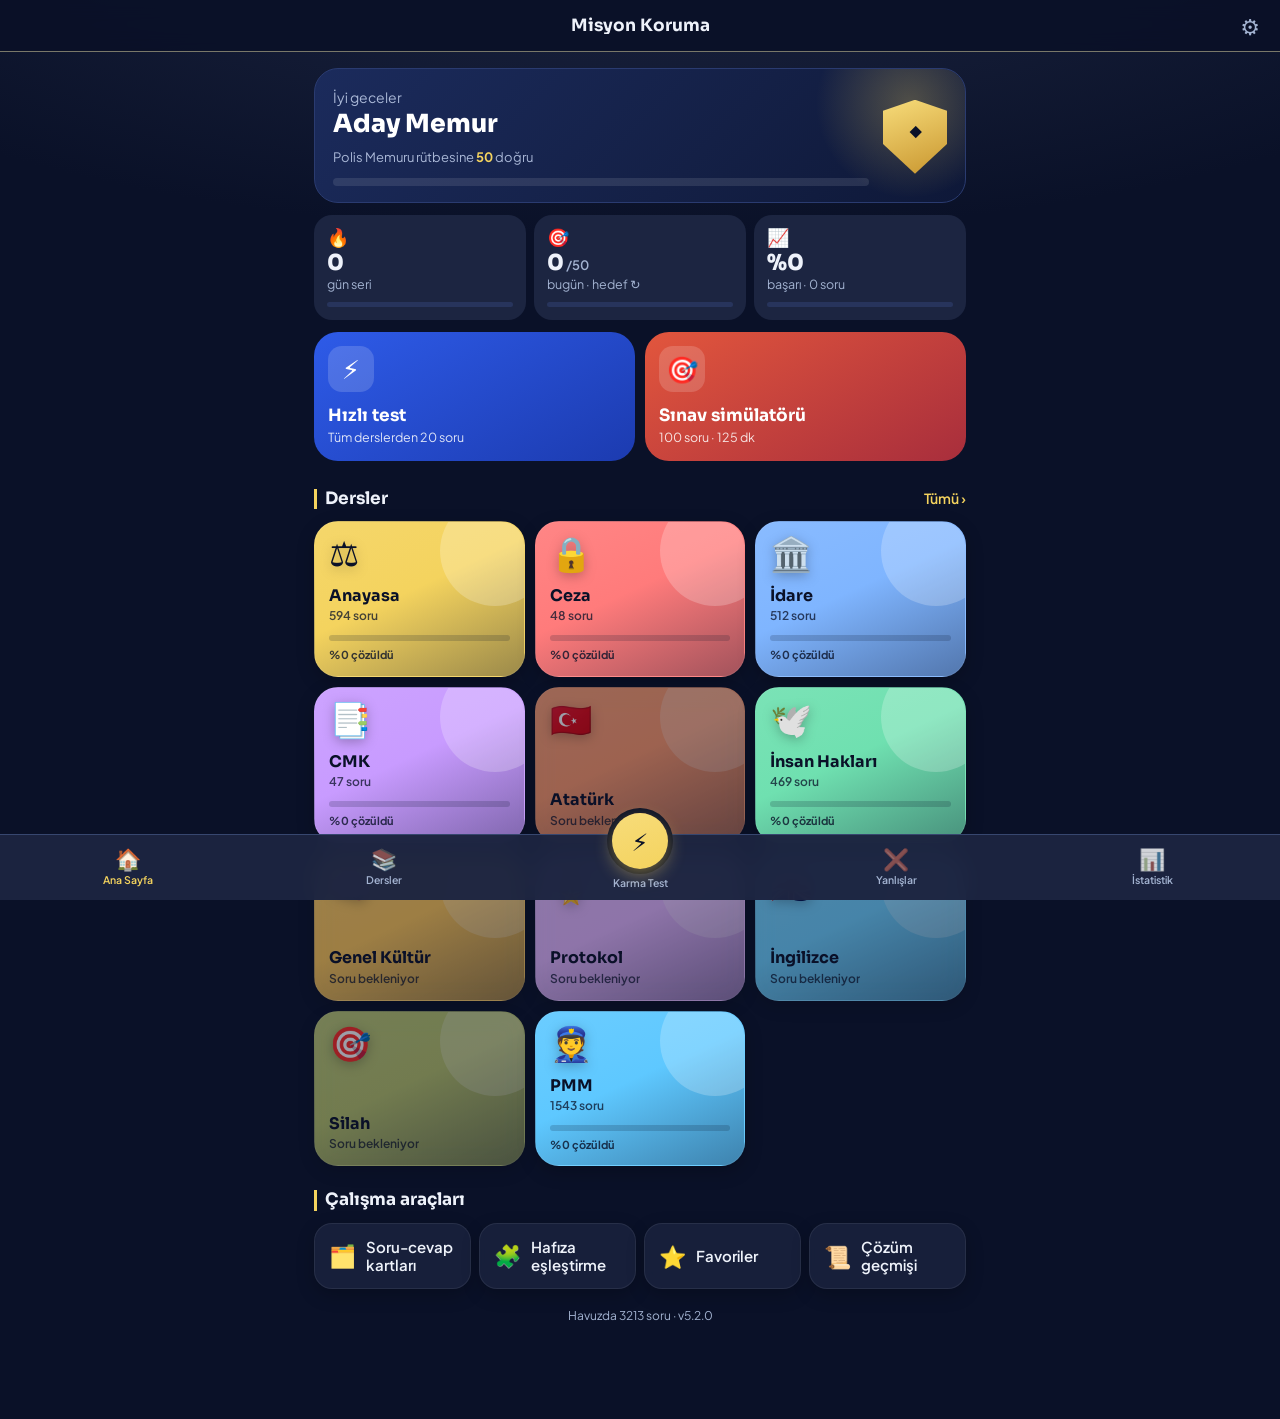
<file: index.html>
<!DOCTYPE html>
<html lang="tr">
<head>
<meta charset="UTF-8">
<meta name="viewport" content="width=device-width, initial-scale=1, maximum-scale=1, user-scalable=no, viewport-fit=cover">
<meta name="theme-color" content="#0A1128">
<meta name="mobile-web-app-capable" content="yes">
<meta name="apple-mobile-web-app-capable" content="yes">
<meta name="apple-mobile-web-app-title" content="Misyon Koruma">
<meta name="apple-mobile-web-app-status-bar-style" content="black-translucent">
<meta name="description" content="Misyon Koruma sınavı soru bankası">
<link rel="preconnect" href="https://fonts.googleapis.com">
<link rel="preconnect" href="https://fonts.gstatic.com" crossorigin>
<link rel="stylesheet" href="https://fonts.googleapis.com/css2?family=Plus+Jakarta+Sans:wght@400;500;600;700&family=Sora:wght@600;700;800&display=swap">
<title>Misyon Koruma · Soru Bankası</title>
<link rel="icon" href="data:image/svg+xml,<svg xmlns='http://www.w3.org/2000/svg' viewBox='0 0 100 100'><text y='.9em' font-size='90'>🛡️</text></svg>">
<link rel="apple-touch-icon" href="data:image/svg+xml,<svg xmlns='http://www.w3.org/2000/svg' viewBox='0 0 100 100'><rect width='100' height='100' fill='%230A1128'/><text x='50%' y='58%' text-anchor='middle' dominant-baseline='middle' font-size='70'>🛡️</text></svg>">
<script>
  // Dosya yükleme ve yazım hatalarını yakala (uygulamada gösterilir)
  window.__loadErrors = [];
  window.addEventListener('error', function (e) {
    if (e.target && e.target.tagName === 'SCRIPT') window.__loadErrors.push({ file: (e.target.getAttribute('src') || '').split('?')[0], msg: 'Dosya bulunamadı' });
    else if (e.filename) window.__loadErrors.push({ file: e.filename.split('/').pop().split('?')[0], msg: 'Satır ' + e.lineno + ': ' + e.message });
  }, true);
  var V = '5.2.0';
  document.write('<link rel="stylesheet" href="style.css?v=' + V + '">');
</script>
</head>
<body>
<header class="topbar">
  <button class="icon-btn" id="btnBack" data-act="back" aria-label="Geri">‹</button>
  <h1 class="topbar-title" id="topTitle">Misyon Koruma</h1>
  <button class="icon-btn" id="btnMenu" data-act="goSettings" aria-label="Ayarlar">⚙︎</button>
</header>
<main id="view" tabindex="-1"><p class="boot">Yükleniyor…</p></main>
<nav class="tabbar" id="tabbar" aria-label="Ana menü">
  <a href="#/home" data-tab="home"><span>🏠</span>Ana Sayfa</a>
  <a href="#/dersler" data-tab="dersler"><span>📚</span>Dersler</a>
  <a href="#/karma" data-tab="karma" class="fab-tab"><span class="fab">⚡</span>Karma Test</a>
  <a href="#/yanlislar" data-tab="yanlislar"><span>❌</span>Yanlışlar</a>
  <a href="#/istatistik" data-tab="istatistik"><span>📊</span>İstatistik</a>
</nav>
<div id="toast" role="status" aria-live="polite"></div>
<div id="modal" class="modal" hidden></div>
<noscript><p class="boot">Uygulamanın çalışması için JavaScript gereklidir.</p></noscript>
<script>
  document.write('<script src="config.js?v=' + V + '"><\/script>');
  document.write('<script src="app.js?v=' + V + '"><\/script>');
</script>
</body>
</html>
</file>
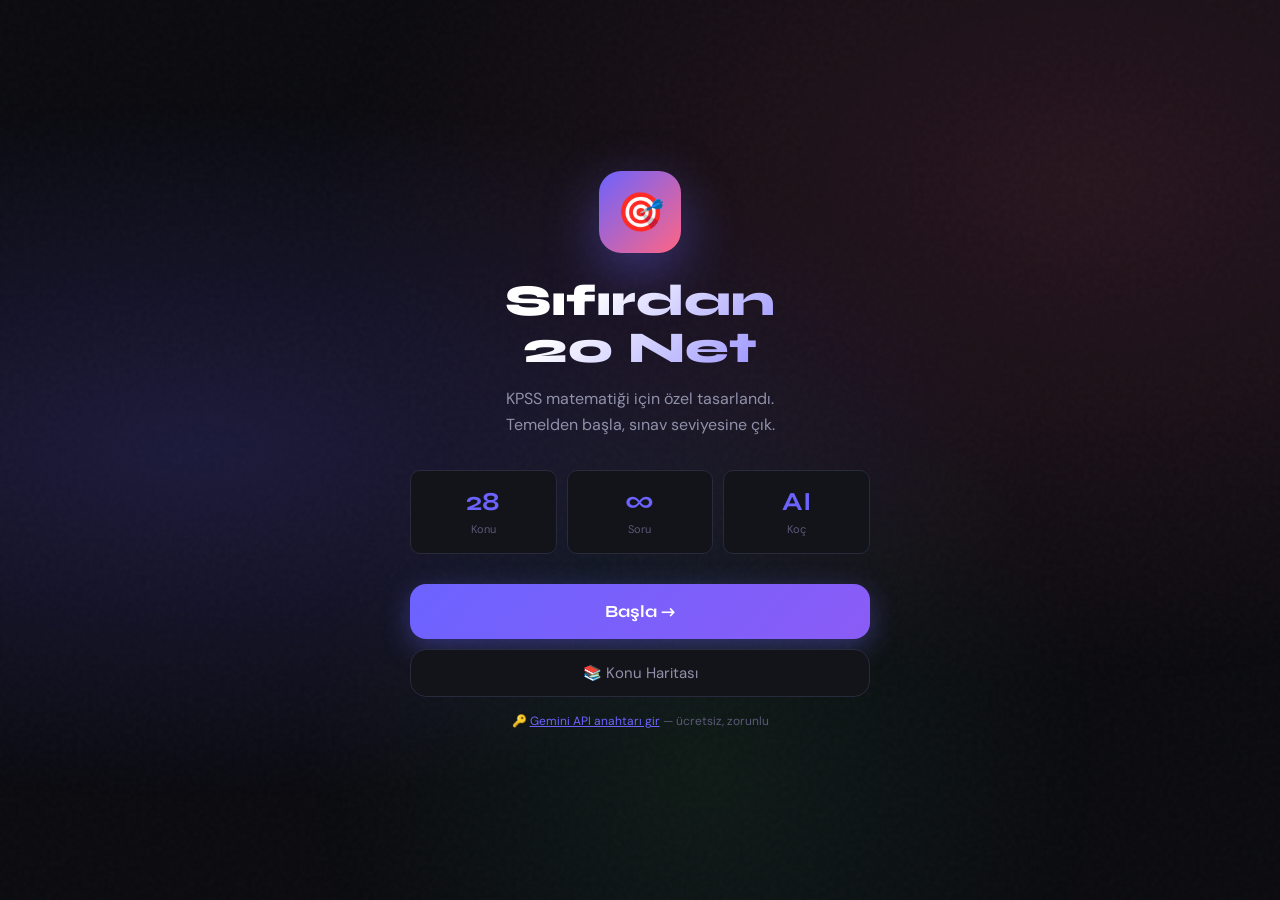
<file: kpss-matematik.html>
<!DOCTYPE html>
<html lang="tr">
<head>
<meta charset="UTF-8">
<meta name="viewport" content="width=device-width, initial-scale=1.0, maximum-scale=1.0">
<title>KPSS Matematik — Sıfırdan 20 Net</title>
<link href="https://fonts.googleapis.com/css2?family=Syne:wght@400;600;700;800&family=DM+Sans:ital,wght@0,300;0,400;0,500;1,400&display=swap" rel="stylesheet">
<style>
:root {
  --bg:#0a0a0f; --surface:#13131a; --surface2:#1c1c28; --border:#2a2a3d;
  --accent:#6c63ff; --accent2:#ff6584; --accent3:#43e97b;
  --text:#e8e8f0; --text2:#9090aa; --text3:#5a5a78;
  --warn:#ffb347; --radius:16px; --rsm:10px;
}
*{box-sizing:border-box;margin:0;padding:0;}
html,body{height:100%;}
body{
  background:var(--bg);color:var(--text);
  font-family:'DM Sans',sans-serif;
  min-height:100vh;overflow-x:hidden;
}
body::before{
  content:'';position:fixed;inset:0;pointer-events:none;z-index:0;
  background-image:url("data:image/svg+xml,%3Csvg viewBox='0 0 200 200' xmlns='http://www.w3.org/2000/svg'%3E%3Cfilter id='n'%3E%3CfeTurbulence type='fractalNoise' baseFrequency='0.85' numOctaves='4' stitchTiles='stitch'/%3E%3C/filter%3E%3Crect width='100%25' height='100%25' filter='url(%23n)' opacity='0.03'/%3E%3C/svg%3E");
}

/* ── SCREENS ── */
.screen{display:none;min-height:100vh;position:relative;z-index:1;flex-direction:column;}
.screen.active{display:flex;}

/* ── WELCOME ── */
#welcomeScreen{justify-content:center;align-items:center;padding:28px;text-align:center;}
.wglow{position:fixed;inset:0;z-index:0;
  background:radial-gradient(ellipse at 15% 50%,rgba(108,99,255,.18) 0%,transparent 55%),
             radial-gradient(ellipse at 85% 20%,rgba(255,101,132,.12) 0%,transparent 50%),
             radial-gradient(ellipse at 55% 85%,rgba(67,233,123,.07) 0%,transparent 40%);}
.winner{position:relative;z-index:1;max-width:460px;width:100%;}
.logo-box{
  width:82px;height:82px;margin:0 auto 24px;
  background:linear-gradient(135deg,var(--accent),var(--accent2));
  border-radius:22px;display:flex;align-items:center;justify-content:center;
  font-size:38px;box-shadow:0 18px 55px rgba(108,99,255,.42);}
.wtitle{
  font-family:'Syne',sans-serif;font-size:44px;font-weight:800;line-height:1.08;margin-bottom:14px;
  background:linear-gradient(135deg,#fff 35%,var(--accent));
  -webkit-background-clip:text;-webkit-text-fill-color:transparent;background-clip:text;}
.wsub{font-size:16px;color:var(--text2);line-height:1.65;margin-bottom:32px;}
.wstats{display:grid;grid-template-columns:1fr 1fr 1fr;gap:10px;margin-bottom:30px;}
.wstat{background:var(--surface);border:1px solid var(--border);border-radius:var(--rsm);padding:15px 10px;}
.wstat .n{font-family:'Syne',sans-serif;font-size:26px;font-weight:700;color:var(--accent);display:block;}
.wstat .l{font-size:11px;color:var(--text3);margin-top:3px;}

/* ── BUTTONS ── */
.btn-p{
  width:100%;padding:17px;
  background:linear-gradient(135deg,var(--accent),#8b5cf6);color:#fff;
  border:none;border-radius:var(--radius);
  font-family:'Syne',sans-serif;font-size:17px;font-weight:700;cursor:pointer;
  transition:transform .2s,box-shadow .2s;box-shadow:0 8px 28px rgba(108,99,255,.38);}
.btn-p:hover{transform:translateY(-2px);box-shadow:0 14px 38px rgba(108,99,255,.48);}
.btn-p:active{transform:none;}
.btn-p:disabled{opacity:.5;cursor:default;transform:none;}
.btn-s{
  width:100%;padding:13px;background:var(--surface);color:var(--text2);
  border:1px solid var(--border);border-radius:var(--radius);
  font-family:'DM Sans',sans-serif;font-size:15px;cursor:pointer;margin-top:10px;
  transition:border-color .2s,color .2s;}
.btn-s:hover{border-color:var(--accent);color:var(--text);}
.api-hint{margin-top:16px;font-size:12px;color:var(--text3);}
.api-hint span{color:var(--accent);cursor:pointer;text-decoration:underline;}

/* ── HEADER ── */
.app-header{
  background:rgba(10,10,15,.96);backdrop-filter:blur(20px);
  border-bottom:1px solid var(--border);padding:13px 18px;
  display:flex;align-items:center;gap:12px;
  position:sticky;top:0;z-index:100;}
.hlogo{
  font-family:'Syne',sans-serif;font-size:15px;font-weight:800;white-space:nowrap;
  background:linear-gradient(135deg,var(--accent),var(--accent2));
  -webkit-background-clip:text;-webkit-text-fill-color:transparent;background-clip:text;}
.hprog{flex:1;display:flex;flex-direction:column;gap:4px;min-width:0;}
.htopic{font-size:12px;color:var(--text2);font-weight:500;white-space:nowrap;overflow:hidden;text-overflow:ellipsis;}
.pbg{height:4px;background:var(--surface2);border-radius:2px;overflow:hidden;}
.pfill{height:100%;background:linear-gradient(90deg,var(--accent),var(--accent2));border-radius:2px;transition:width .5s ease;}
.streak-pill{
  display:flex;align-items:center;gap:4px;
  background:linear-gradient(135deg,rgba(255,179,71,.14),rgba(255,107,107,.1));
  border:1px solid rgba(255,179,71,.3);border-radius:20px;
  padding:5px 11px;font-size:13px;font-weight:600;color:var(--warn);white-space:nowrap;}

/* ── CONTENT ── */
.app-content{flex:1;padding:18px 18px 100px;max-width:600px;width:100%;margin:0 auto;}

/* ── TOPIC CARD ── */
.topic-card{
  background:var(--surface);border:1px solid var(--border);
  border-radius:var(--radius);padding:22px;margin-bottom:16px;
  position:relative;overflow:hidden;}
.topic-card::before{
  content:'';position:absolute;top:0;left:0;right:0;height:3px;
  background:linear-gradient(90deg,var(--accent),var(--accent2));}
.tbadge{
  display:inline-flex;align-items:center;gap:5px;
  background:rgba(108,99,255,.14);border:1px solid rgba(108,99,255,.28);
  color:var(--accent);font-size:11px;font-weight:600;padding:4px 11px;
  border-radius:20px;margin-bottom:12px;}
.ttitle{font-family:'Syne',sans-serif;font-size:22px;font-weight:700;margin-bottom:8px;}
.kpss-line{display:flex;align-items:center;gap:7px;margin-bottom:14px;}
.kpss-dot{width:7px;height:7px;border-radius:50%;background:var(--accent3);}
.kpss-txt{font-size:12px;color:var(--accent3);font-weight:500;}
.summary-body{font-size:15px;line-height:1.8;color:var(--text2);}
.summary-body strong{color:var(--text);}
.btn-start{
  width:100%;padding:15px;margin-top:18px;
  background:linear-gradient(135deg,var(--accent),#8b5cf6);color:#fff;
  border:none;border-radius:var(--rsm);
  font-family:'Syne',sans-serif;font-size:15px;font-weight:700;
  cursor:pointer;transition:transform .2s;box-shadow:0 4px 18px rgba(108,99,255,.28);}
.btn-start:hover{transform:translateY(-2px);}

/* ── DOTS LOADER ── */
.dots{display:inline-flex;gap:4px;align-items:center;}
.dots span{width:6px;height:6px;border-radius:50%;background:var(--accent);animation:db 1.2s infinite;}
.dots span:nth-child(2){animation-delay:.2s;}
.dots span:nth-child(3){animation-delay:.4s;}
@keyframes db{0%,80%,100%{transform:translateY(0);opacity:.4}40%{transform:translateY(-6px);opacity:1}}

/* ── QUESTION CARD ── */
.q-card{
  background:var(--surface);border:1px solid var(--border);
  border-radius:var(--radius);padding:22px;margin-bottom:14px;
  animation:sup .3s ease;}
@keyframes sup{from{opacity:0;transform:translateY(16px)}to{opacity:1;transform:none}}
.qmeta{display:flex;justify-content:space-between;align-items:center;margin-bottom:14px;}
.qnum{font-size:11px;color:var(--text3);font-weight:600;text-transform:uppercase;letter-spacing:.08em;}
.qlvl{font-size:11px;padding:3px 10px;border-radius:10px;font-weight:600;}
.lv1{background:rgba(67,233,123,.14);color:var(--accent3);border:1px solid rgba(67,233,123,.28);}
.lv2{background:rgba(108,99,255,.14);color:var(--accent);border:1px solid rgba(108,99,255,.28);}
.lv3{background:rgba(255,179,71,.14);color:var(--warn);border:1px solid rgba(255,179,71,.28);}
.lv4{background:rgba(255,101,132,.14);color:var(--accent2);border:1px solid rgba(255,101,132,.28);}
.qtext{font-size:17px;line-height:1.7;color:var(--text);margin-bottom:20px;}

/* ── ANSWER INPUT ── */
.ans-wrap{display:flex;gap:10px;margin-bottom:6px;}
.ans-inp{
  flex:1;padding:14px 16px;
  background:var(--surface2);border:1.5px solid var(--border);
  border-radius:var(--rsm);color:var(--text);
  font-size:17px;font-family:'DM Sans',sans-serif;outline:none;
  transition:border-color .2s;}
.ans-inp:focus{border-color:var(--accent);}
.ans-inp::placeholder{color:var(--text3);}
.ans-inp:disabled{opacity:.5;}
.btn-check{
  padding:14px 18px;
  background:linear-gradient(135deg,var(--accent),#8b5cf6);color:#fff;
  border:none;border-radius:var(--rsm);
  font-family:'Syne',sans-serif;font-size:14px;font-weight:700;
  cursor:pointer;transition:opacity .2s;white-space:nowrap;}
.btn-check:hover{opacity:.88;}
.btn-check:disabled{opacity:.4;cursor:default;}
.ans-hint{font-size:12px;color:var(--text3);margin-top:5px;}

/* ── FEEDBACK ── */
.fb-card{border-radius:var(--radius);padding:18px;margin-bottom:12px;animation:sup .3s ease;}
.fb-correct{background:rgba(67,233,123,.07);border:1px solid rgba(67,233,123,.22);}
.fb-wrong{background:rgba(255,101,132,.07);border:1px solid rgba(255,101,132,.22);}
.fbhead{display:flex;align-items:center;gap:9px;margin-bottom:10px;}
.fbicon{font-size:22px;}
.fbtitle{font-family:'Syne',sans-serif;font-size:15px;font-weight:700;}
.fb-correct .fbtitle{color:var(--accent3);}
.fb-wrong .fbtitle{color:var(--accent2);}
.fbbody{font-size:14px;line-height:1.75;color:var(--text2);}
.fbbody strong{color:var(--text);}
.btn-next{
  width:100%;padding:15px;margin-top:12px;
  background:var(--surface2);color:var(--text);
  border:1px solid var(--border);border-radius:var(--rsm);
  font-family:'Syne',sans-serif;font-size:14px;font-weight:600;
  cursor:pointer;transition:border-color .2s,color .2s;
  display:flex;align-items:center;justify-content:center;gap:7px;}
.btn-next:hover{border-color:var(--accent);color:var(--accent);}
.btn-next.advance{
  background:linear-gradient(135deg,rgba(67,233,123,.14),rgba(0,201,255,.09));
  border-color:rgba(67,233,123,.4);color:var(--accent3);}

/* ── ASK AI ── */
.ask-wrap{margin-top:10px;}
.btn-ask{
  width:100%;padding:12px;
  background:rgba(108,99,255,.09);color:var(--accent);
  border:1px solid rgba(108,99,255,.28);border-radius:var(--rsm);
  font-size:13px;font-weight:500;cursor:pointer;transition:background .2s;
  display:flex;align-items:center;justify-content:center;gap:7px;}
.btn-ask:hover{background:rgba(108,99,255,.16);}
.ask-row{display:none;margin-top:8px;gap:8px;}
.ask-row.open{display:flex;}
.ask-inp{
  flex:1;padding:11px 14px;
  background:var(--surface2);border:1px solid var(--border);
  border-radius:var(--rsm);color:var(--text);
  font-size:14px;font-family:'DM Sans',sans-serif;outline:none;
  transition:border-color .2s;}
.ask-inp:focus{border-color:var(--accent);}
.ask-inp::placeholder{color:var(--text3);}
.btn-ask-send{
  padding:11px 15px;background:var(--accent);color:#fff;
  border:none;border-radius:var(--rsm);
  font-size:14px;font-weight:600;cursor:pointer;transition:opacity .2s;}
.btn-ask-send:hover{opacity:.85;}
.ask-ans{
  display:none;margin-top:10px;padding:14px;
  background:rgba(108,99,255,.06);border:1px solid rgba(108,99,255,.18);
  border-radius:var(--rsm);font-size:14px;line-height:1.75;color:var(--text2);}
.ask-ans.open{display:block;}

/* ── LEVEL UP ── */
.lvlup{
  background:linear-gradient(135deg,rgba(108,99,255,.18),rgba(255,101,132,.09));
  border:1px solid rgba(108,99,255,.38);border-radius:var(--radius);
  padding:28px 22px;text-align:center;margin-bottom:14px;animation:sup .4s ease;}
.lvlup-emoji{font-size:50px;margin-bottom:12px;}
.lvlup-title{font-family:'Syne',sans-serif;font-size:22px;font-weight:800;margin-bottom:8px;}
.lvlup-txt{font-size:14px;color:var(--text2);line-height:1.65;margin-bottom:20px;}

/* ── TOPIC MAP ── */
.tscreen-hdr{padding:20px 18px 14px;border-bottom:1px solid var(--border);}
.tscreen-hdr h2{font-family:'Syne',sans-serif;font-size:20px;font-weight:700;margin-bottom:3px;}
.tscreen-hdr p{font-size:12px;color:var(--text2);}
.topics-list{flex:1;padding:12px 18px 90px;overflow-y:auto;display:flex;flex-direction:column;gap:7px;max-width:600px;width:100%;margin:0 auto;}
.phase-hdr{font-size:10px;font-weight:700;text-transform:uppercase;letter-spacing:.1em;color:var(--text3);padding:10px 0 4px;}
.titem{
  display:flex;align-items:center;gap:13px;padding:13px 16px;
  background:var(--surface);border:1px solid var(--border);
  border-radius:var(--rsm);cursor:pointer;transition:border-color .2s,background .2s;}
.titem:hover:not(.tlocked){border-color:var(--accent);background:rgba(108,99,255,.05);}
.tlocked{opacity:.38;cursor:default;}
.tdone{border-color:rgba(67,233,123,.28);}
.tnum{
  width:32px;height:32px;border-radius:9px;background:var(--surface2);
  display:flex;align-items:center;justify-content:center;
  font-family:'Syne',sans-serif;font-weight:700;font-size:12px;color:var(--text3);flex-shrink:0;}
.tdone .tnum{background:rgba(67,233,123,.18);color:var(--accent3);}
.tcurrent .tnum{background:rgba(108,99,255,.18);color:var(--accent);}
.tinf{flex:1;}
.tnm{font-size:14px;font-weight:500;}
.tmt{font-size:11px;color:var(--text3);margin-top:2px;}
.tic{font-size:15px;}

/* ── STATS ── */
.stats-hdr{font-family:'Syne',sans-serif;font-size:20px;font-weight:700;padding:20px 18px 0;}
.stats-body{padding:16px 18px 90px;max-width:600px;width:100%;margin:0 auto;display:flex;flex-direction:column;gap:14px;}
.scard{background:var(--surface);border:1px solid var(--border);border-radius:var(--radius);padding:18px;}
.scard h3{font-size:11px;color:var(--text3);text-transform:uppercase;letter-spacing:.08em;margin-bottom:10px;font-weight:600;}
.sbig{font-family:'Syne',sans-serif;font-size:46px;font-weight:800;background:linear-gradient(135deg,var(--accent),var(--accent2));-webkit-background-clip:text;-webkit-text-fill-color:transparent;background-clip:text;line-height:1;}
.ssub{font-size:12px;color:var(--text3);margin-top:3px;}
.kest{background:linear-gradient(135deg,rgba(108,99,255,.14),rgba(255,101,132,.07));border:1px solid rgba(108,99,255,.28);border-radius:var(--radius);padding:20px;}
.kest h3{font-family:'Syne',sans-serif;font-size:17px;font-weight:700;margin-bottom:7px;}
.kest .en{font-size:50px;font-family:'Syne',sans-serif;font-weight:800;color:var(--accent);}
.kest .el{font-size:12px;color:var(--text2);margin-top:3px;}
.sgrid{display:grid;grid-template-columns:1fr 1fr;gap:10px;}
.scell{background:var(--surface);border:1px solid var(--border);border-radius:var(--radius);padding:16px;text-align:center;}
.scell .cn{font-family:'Syne',sans-serif;font-size:26px;font-weight:700;}
.scell .cl{font-size:11px;color:var(--text3);margin-top:3px;}
.daily-warn{background:rgba(255,179,71,.08);border:1px solid rgba(255,179,71,.22);border-radius:var(--rsm);padding:13px 16px;font-size:13px;color:var(--warn);}

/* ── BOTTOM NAV ── */
.bnav{
  position:fixed;bottom:0;left:0;right:0;
  background:rgba(10,10,15,.97);backdrop-filter:blur(20px);
  border-top:1px solid var(--border);display:flex;z-index:200;}
.nb{
  flex:1;padding:13px 8px 15px;border:none;background:transparent;
  color:var(--text3);font-size:10px;font-weight:600;cursor:pointer;
  display:flex;flex-direction:column;align-items:center;gap:3px;
  transition:color .2s;text-transform:uppercase;letter-spacing:.05em;}
.nb .ni{font-size:20px;}
.nb.on{color:var(--accent);}

/* ── CELEBRATION ── */
.cel-wrap{position:fixed;inset:0;pointer-events:none;z-index:999;display:flex;align-items:center;justify-content:center;}
.cel-txt{
  font-family:'Syne',sans-serif;font-size:28px;font-weight:800;color:var(--accent3);
  text-shadow:0 0 40px rgba(67,233,123,.55);
  animation:cela 1.7s ease forwards;opacity:0;}
@keyframes cela{
  0%{opacity:0;transform:scale(.5) translateY(20px)}
  30%{opacity:1;transform:scale(1.1) translateY(-10px)}
  60%{opacity:1;transform:scale(1) translateY(-5px)}
  100%{opacity:0;transform:scale(.9) translateY(-30px)}}

/* ── MODAL ── */
.modal-bg{
  position:fixed;inset:0;background:rgba(0,0,0,.75);backdrop-filter:blur(10px);
  z-index:500;display:flex;align-items:flex-end;justify-content:center;padding:18px;}
.modal-box{
  background:var(--surface);border:1px solid var(--border);
  border-radius:var(--radius);padding:26px 22px;
  width:100%;max-width:480px;animation:sup .3s ease;}
.modal-title{font-family:'Syne',sans-serif;font-size:19px;font-weight:700;margin-bottom:9px;}
.modal-txt{font-size:13px;color:var(--text2);line-height:1.65;margin-bottom:18px;}
.modal-inp{
  width:100%;padding:13px 15px;
  background:var(--surface2);border:1px solid var(--border);
  border-radius:var(--rsm);color:var(--text);
  font-size:14px;font-family:'DM Sans',sans-serif;outline:none;
  margin-bottom:12px;transition:border-color .2s;}
.modal-inp:focus{border-color:var(--accent);}
.modal-note{font-size:11px;color:var(--text3);margin-bottom:14px;}

/* ── ERROR BANNER ── */
.err-banner{
  background:rgba(255,101,132,.1);border:1px solid rgba(255,101,132,.3);
  border-radius:var(--rsm);padding:14px 16px;font-size:13px;color:var(--accent2);
  margin-bottom:14px;line-height:1.6;}

.hidden{display:none!important;}
::-webkit-scrollbar{width:3px;}
::-webkit-scrollbar-track{background:transparent;}
::-webkit-scrollbar-thumb{background:var(--border);border-radius:2px;}
</style>
</head>
<body>

<!-- WELCOME -->
<div id="welcomeScreen" class="screen active">
  <div class="wglow"></div>
  <div class="winner">
    <div class="logo-box">🎯</div>
    <h1 class="wtitle">Sıfırdan<br>20 Net</h1>
    <p class="wsub">KPSS matematiği için özel tasarlandı.<br>Temelden başla, sınav seviyesine çık.</p>
    <div class="wstats">
      <div class="wstat"><span class="n">28</span><span class="l">Konu</span></div>
      <div class="wstat"><span class="n">∞</span><span class="l">Soru</span></div>
      <div class="wstat"><span class="n">AI</span><span class="l">Koç</span></div>
    </div>
    <button class="btn-p" id="mainBtn" onclick="startApp()">Başla →</button>
    <button class="btn-s" onclick="showTopics()">📚 Konu Haritası</button>
    <p class="api-hint">🔑 <span onclick="openModal()">Gemini API anahtarı gir</span> — ücretsiz, zorunlu</p>
  </div>
</div>

<!-- API MODAL -->
<div id="apiModal" class="modal-bg hidden">
  <div class="modal-box">
    <div class="modal-title">🔑 Gemini API Anahtarı</div>
    <p class="modal-txt">
      Program çalışmak için ücretsiz bir Google Gemini API anahtarı gerektirir.<br><br>
      <strong>Nasıl alınır?</strong><br>
      1. <a href="https://aistudio.google.com" target="_blank" style="color:var(--accent)">aistudio.google.com</a> → Google ile giriş<br>
      2. "Get API Key" → "Create API Key"<br>
      3. Anahtarı kopyala buraya yapıştır
    </p>
    <input type="password" id="apiInp" class="modal-inp" placeholder="AIzaSy..." autocomplete="off"/>
    <p class="modal-note">⚠️ Anahtar yalnızca bu cihazda saklanır, hiçbir yere gönderilmez.</p>
    <button class="btn-p" id="saveKeyBtn" onclick="saveKey()" style="margin-bottom:10px">Kaydet & Başla</button>
    <button class="btn-s" onclick="closeModal()">Şimdi değil</button>
  </div>
</div>

<!-- APP -->
<div id="appScreen" class="screen">
  <div class="app-header">
    <div class="hlogo">KPSS 20</div>
    <div class="hprog">
      <span class="htopic" id="hTopic">Yükleniyor...</span>
      <div class="pbg"><div class="pfill" id="pFill" style="width:0%"></div></div>
    </div>
    <div class="streak-pill">🔥 <span id="streakNum">0</span></div>
  </div>
  <div class="app-content" id="appContent"></div>
  <nav class="bnav">
    <button class="nb on" id="nb1" onclick="goLearn()"><span class="ni">📖</span>Öğren</button>
    <button class="nb" id="nb2" onclick="showTopics()"><span class="ni">🗺️</span>Konular</button>
    <button class="nb" id="nb3" onclick="showStats()"><span class="ni">📊</span>İstatistik</button>
  </nav>
</div>

<!-- TOPICS -->
<div id="topicScreen" class="screen">
  <div class="tscreen-hdr">
    <h2>📚 Konu Haritası</h2>
    <p>Tamamlanan konular yeşil · İstediğin konuya atla</p>
  </div>
  <div class="topics-list" id="topicsList"></div>
  <nav class="bnav">
    <button class="nb" onclick="goLearn()"><span class="ni">📖</span>Öğren</button>
    <button class="nb on"><span class="ni">🗺️</span>Konular</button>
    <button class="nb" onclick="showStats()"><span class="ni">📊</span>İstatistik</button>
  </nav>
</div>

<!-- STATS -->
<div id="statsScreen" class="screen">
  <div class="stats-hdr">📊 İstatistikler</div>
  <div class="stats-body" id="statsBody"></div>
  <nav class="bnav">
    <button class="nb" onclick="goLearn()"><span class="ni">📖</span>Öğren</button>
    <button class="nb" onclick="showTopics()"><span class="ni">🗺️</span>Konular</button>
    <button class="nb on"><span class="ni">📊</span>İstatistik</button>
  </nav>
</div>

<!-- CELEBRATION -->
<div class="cel-wrap hidden" id="celWrap"><div class="cel-txt" id="celTxt"></div></div>

<script>
// ═══════════════════════════════════════════════
// TOPICS
// ═══════════════════════════════════════════════
const TOPICS = [
  {id:1,  name:"Sayı Kavramı & Basamaklar",   phase:"TEMEL", kpss:"0–1 soru",      emoji:"🔢"},
  {id:2,  name:"Toplama & Çıkarma",            phase:"TEMEL", kpss:"0–1 soru",      emoji:"➕"},
  {id:3,  name:"Çarpma & Bölme",               phase:"TEMEL", kpss:"0–1 soru",      emoji:"✖️"},
  {id:4,  name:"İşlem Önceliği",               phase:"TEMEL", kpss:"1–2 soru",      emoji:"⚡"},
  {id:5,  name:"OBEB & OKEK",                  phase:"TEMEL", kpss:"1–2 soru",      emoji:"🔗"},
  {id:6,  name:"Asal Sayılar & Bölünebilme",   phase:"TEMEL", kpss:"1–2 soru",      emoji:"🔐"},
  {id:7,  name:"Kesirler (Temel)",              phase:"TEMEL", kpss:"2–3 soru",      emoji:"🍕"},
  {id:8,  name:"Kesir İşlemleri",              phase:"TEMEL", kpss:"2–3 soru",      emoji:"🧮"},
  {id:9,  name:"Ondalık Sayılar",              phase:"ORTA",  kpss:"1–2 soru",      emoji:"📍"},
  {id:10, name:"Negatif Sayılar",              phase:"ORTA",  kpss:"1–2 soru",      emoji:"❄️"},
  {id:11, name:"Üslü Sayılar",                 phase:"ORTA",  kpss:"2–3 soru",      emoji:"⬆️"},
  {id:12, name:"Karekök",                      phase:"ORTA",  kpss:"2–3 soru",      emoji:"√"},
  {id:13, name:"Yüzde",                        phase:"ORTA",  kpss:"3–4 soru ⭐",   emoji:"💯"},
  {id:14, name:"Oran & Orantı",                phase:"ORTA",  kpss:"2–3 soru",      emoji:"⚖️"},
  {id:15, name:"Denklem Çözme",                phase:"ORTA",  kpss:"2–3 soru",      emoji:"📐"},
  {id:16, name:"Mutlak Değer",                 phase:"ORTA",  kpss:"1–2 soru",      emoji:"📏"},
  {id:17, name:"Sayı Problemleri",             phase:"KPSS",  kpss:"2–3 soru",      emoji:"🔍"},
  {id:18, name:"Yaş Problemleri",              phase:"KPSS",  kpss:"1–2 soru",      emoji:"🎂"},
  {id:19, name:"Hız Problemleri",              phase:"KPSS",  kpss:"2–3 soru",      emoji:"🚗"},
  {id:20, name:"Yüzde Problemleri",            phase:"KPSS",  kpss:"3–4 soru ⭐",   emoji:"🏷️"},
  {id:21, name:"İş Problemleri",              phase:"KPSS",  kpss:"3–4 soru ⭐⭐",emoji:"🔧"},
  {id:22, name:"Karışım Problemleri",          phase:"KPSS",  kpss:"2–3 soru ⭐",   emoji:"🧪"},
  {id:23, name:"Olasılık",                     phase:"KPSS",  kpss:"1–2 soru",      emoji:"🎲"},
  {id:24, name:"Permütasyon & Kombinasyon",    phase:"KPSS",  kpss:"1–2 soru",      emoji:"🎴"},
  {id:25, name:"Küme Problemleri",             phase:"KPSS",  kpss:"2–3 soru ⭐",   emoji:"🫧"},
  {id:26, name:"Ardışık Sayılar",              phase:"KPSS",  kpss:"1–2 soru",      emoji:"📊"},
  {id:27, name:"Rakam Problemleri",            phase:"KPSS",  kpss:"1–2 soru",      emoji:"🔢"},
  {id:28, name:"Karma & Deneme",               phase:"KPSS",  kpss:"GENEL TEKRAR",  emoji:"🏆"},
];

// ═══════════════════════════════════════════════
// STATE
// ═══════════════════════════════════════════════
const ST = {
  apiKey:'', topic:1, level:1,
  streak:0, maxStreak:0, totalCorrect:0, totalQ:0,
  completedTopics:[], topicHist:{},
  lastSession:null, phase:'summary',
  currentQ:null, pendingAdvance:false,
};

function loadState(){
  try{ Object.assign(ST, JSON.parse(localStorage.getItem('kpss20v3')||'{}')); }catch(e){}
  ST.apiKey = localStorage.getItem('kpss20_gkey')||'';
}
function saveState(){
  try{
    const {apiKey,currentQ,...rest}=ST;
    localStorage.setItem('kpss20v3', JSON.stringify(rest));
  }catch(e){}
}

// ═══════════════════════════════════════════════
// GEMINI API
// ═══════════════════════════════════════════════
let lastApiError = '';
// Worker URL'ini buraya gir (Cloudflare Workers adresi)
// Örnek: 'https://kpss-proxy.senin-adiniz.workers.dev'
// Boş bırakırsan direkt Gemini'ye bağlanmaya çalışır
const WORKER_URL = 'https://kpss-matematik.beytullah-murat61.workers.dev/';

const GEMINI_MODELS = [
  'gemini-2.5-flash-preview-05-20',
  'gemini-2.0-flash',
  'gemini-2.0-flash-exp',
  'gemini-1.5-flash',
];

let workingModel = null;
let lastApiError = '';

async function geminiCall(model, prompt, jsonMode){
  const body = {
    contents:[{parts:[{text: prompt}]}],
    generationConfig:{
      temperature: jsonMode ? 0.2 : 0.8,
      maxOutputTokens: jsonMode ? 500 : 650,
    }
  };

  let url;
  if(WORKER_URL) {
    // Cloudflare Worker üzerinden
    url = `${WORKER_URL}?key=${ST.apiKey}&model=${model}`;
  } else {
    // Direkt Gemini (GitHub Pages veya sunucudan açılıyorsa çalışır)
    url = `https://generativelanguage.googleapis.com/v1beta/models/${model}:generateContent?key=${ST.apiKey}`;
  }

  const r = await fetch(url, {
    method: 'POST',
    headers: {'Content-Type': 'application/json'},
    body: JSON.stringify(body)
  });
  const d = await r.json();
  if(d.error) throw new Error(d.error.message);
  const text = d?.candidates?.[0]?.content?.parts?.[0]?.text?.trim();
  if(!text) throw new Error('Boş yanıt');
  return text;
}

async function gemini(prompt, jsonMode=false){
  if(!ST.apiKey) return null;

  if(workingModel){
    try{ return await geminiCall(workingModel, prompt, jsonMode); }
    catch(e){ workingModel = null; }
  }

  for(const model of GEMINI_MODELS){
    try{
      const result = await geminiCall(model, prompt, jsonMode);
      workingModel = model;
      console.log('Calisan model:', model);
      return result;
    }catch(e){
      console.log('Model calishmadi:', model, '-', e.message);
      lastApiError = e.message;
    }
  }

  lastApiError = lastApiError || 'Hicbir model calismadi';
  return null;
}

// ═══════════════════════════════════════════════
// LEVEL HELPERS
// ═══════════════════════════════════════════════
function lvlInfo(l){
  if(l<=3) return {label:'Temel',cls:'lv1'};
  if(l<=6) return {label:'TYT',cls:'lv2'};
  if(l<=8) return {label:'AYT/DGS',cls:'lv3'};
  return {label:'KPSS',cls:'lv4'};
}

// ═══════════════════════════════════════════════
// AI CALLS
// ═══════════════════════════════════════════════
async function fetchSummary(topic){
  const p = `Sen bir KPSS matematik koçusun. Türkçe, samimi, arkadaş gibi bir tonla yaz.
Görev: "${topic.name}" konusunu anlat.
Kurallar:
- Sıfır matematik bilgisi olan birine anlatır gibi
- Gerçek hayat örneği kullan (para, yaş, yemek, yol vb.)
- Soyut jargon yok
- KPSS'de nasıl çıktığına dair 1-2 cümle ekle
- Maksimum 180 kelime
- Düz metin yaz, HTML veya markdown kullanma`;
  return gemini(p);
}

async function fetchQuestion(topic, level){
  const {label} = lvlInfo(level);
  const seviyeAciklama = level<=3
    ? 'Çok temel, günlük hayat senaryosu. Sayılar küçük, tek adım.'
    : level<=6
    ? 'TYT tarzı, 1-2 adımlı işlem.'
    : level<=8
    ? 'AYT/DGS tarzı, çok adımlı veya tablo gerektiren.'
    : 'KPSS tarzı, sözel, dikkat gerektiren, tuzaklı.';

  const p = `Sen bir KPSS matematik soru yazarısın.
Konu: ${topic.name}
Seviye: ${label} (${level}/10) — ${seviyeAciklama}

ÖNEMLİ KURALLAR:
1. Soruyu yaz, kendi kendine çöz, cevabın doğruluğunu kontrol et
2. Cevap sayısal ve net olmalı (örn: 15, 3/4, %20, 12 gün)
3. Gerçekçi senaryo — imkânsız durumlar yok (eksi para, negatif yaş vb.)
4. Türkçe yaz

Sadece şu JSON formatında döndür, başka hiçbir şey yazma:
{"soru":"...","cevap":"...","ipucu":"çözüm yolunu 1 cümlede açıkla"}`;

  const raw = await gemini(p, true);
  if(!raw) return null;
  try{
    // Tüm olası markdown/boşluk temizle
    let clean = raw.replace(/```json/g,'').replace(/```/g,'').trim();
    // Bazen model { öncesine veya } sonrasına fazladan metin ekler
    const start = clean.indexOf('{');
    const end = clean.lastIndexOf('}');
    if(start !== -1 && end !== -1) clean = clean.slice(start, end+1);
    const obj = JSON.parse(clean);
    if(!obj.soru || !obj.cevap) return null;
    return obj;
  }catch(e){
    console.error('Soru parse hatası:', e, '\nHam yanıt:', raw);
    return null;
  }
}

async function fetchFeedback(topicName, qText, userAns, correctAns, isCorrect, recentArr){
  const son8 = recentArr.slice(-8);
  const dogru = son8.filter(Boolean).length;
  const perfStr = `Son ${son8.length} soruda ${dogru} doğru (${Math.round(dogru/son8.length*100)}%)`;

  const p = `Sen samimi bir KPSS matematik koçusun. Türkçe yaz.
Konu: ${topicName}
Soru: ${qText}
Doğru cevap: ${correctAns}
Kullanıcının cevabı: ${userAns}
Sonuç: ${isCorrect?'DOĞRU ✓':'YANLIŞ ✗'}
Performans: ${perfStr}

${isCorrect
  ? 'Kısa ve samimi tebrik yaz. Neden doğru olduğunu 1-2 cümle açıkla.'
  : 'Nerede hata yaptığını nazikçe açıkla. Adım adım doğru çözümü göster. Moral verici bitir.'}
Maksimum 120 kelime. Düz metin, HTML yok.`;
  return gemini(p);
}

async function fetchAdvance(topicName, recentArr){
  if(recentArr.length < 4) return null;
  const son = recentArr.slice(-10);
  const perfStr = son.map((r,i)=>`${i+1}:${r?'✓':'✗'}`).join(' ');

  const p = `Bir öğrencinin "${topicName}" konusundaki son ${son.length} soru performansı:
${perfStr}
Bu öğrenci bir sonraki konuya geçmeli mi?
Sadece JSON döndür: {"advance":true,"reason":"kısa açıklama"}
veya: {"advance":false,"reason":"kısa açıklama"}`;

  const raw = await gemini(p, true);
  if(!raw) return null;
  try{ return JSON.parse(raw.replace(/```json|```/g,'').trim()); }catch(e){ return null; }
}

async function fetchAskAnswer(topicName, qText, userQ){
  const p = `Sen KPSS matematik koçusun. Türkçe, samimi, arkadaş gibi.
Konu: ${topicName}
Soru: ${qText}
Öğrencinin sorusu: ${userQ}

Farklı bir açıdan anlat, somut bir örnek kullan. Maksimum 140 kelime.`;
  return gemini(p);
}

// ═══════════════════════════════════════════════
// UI HELPERS
// ═══════════════════════════════════════════════
function showScreen(id){
  document.querySelectorAll('.screen').forEach(s=>s.classList.remove('active'));
  document.getElementById(id).classList.add('active');
}
function setNav(n){
  ['nb1','nb2','nb3'].forEach((id,i)=>{
    const el=document.getElementById(id); if(el) el.classList.toggle('on',i===n-1);
  });
}
function celebrate(msg){
  const w=document.getElementById('celWrap'), t=document.getElementById('celTxt');
  t.textContent=msg; w.classList.remove('hidden');
  setTimeout(()=>w.classList.add('hidden'),1900);
}
function updateHeader(){
  const t=TOPICS[ST.topic-1];
  document.getElementById('hTopic').textContent=`${t.emoji} ${t.name}`;
  document.getElementById('pFill').style.width=((ST.topic-1)/28*100).toFixed(1)+'%';
  document.getElementById('streakNum').textContent=ST.streak;
}
function getHist(){
  if(!ST.topicHist[ST.topic]) ST.topicHist[ST.topic]={correct:0,total:0,recent:[]};
  return ST.topicHist[ST.topic];
}
function dotsHTML(){ return '<div class="dots"><span></span><span></span><span></span></div>'; }

// ═══════════════════════════════════════════════
// FLOW
// ═══════════════════════════════════════════════
function startApp(){
  loadState();
  if(!ST.apiKey){ openModal(); return; }
  goLearn();
}

function goLearn(){
  showScreen('appScreen'); setNav(1); updateHeader();
  if(ST.phase==='question'&&ST.currentQ) renderQuestionUI(ST.currentQ);
  else renderSummary();
}

// ── SUMMARY ──
async function renderSummary(){
  ST.phase='summary'; ST.pendingAdvance=false;
  const t=TOPICS[ST.topic-1];
  const today=new Date().toDateString();
  let warn='';
  if(ST.lastSession&&ST.lastSession!==today&&ST.lastSession!==new Date(Date.now()-86400000).toDateString())
    warn=`<div class="daily-warn">📅 Birkaç gündür çalışmadın — hadi devam edelim! 💪</div>`;
  ST.lastSession=today; saveState();

  document.getElementById('appContent').innerHTML=warn+`
    <div class="topic-card">
      <div class="tbadge">📍 Konu ${ST.topic} / 28</div>
      <div class="ttitle">${t.emoji} ${t.name}</div>
      <div class="kpss-line"><div class="kpss-dot"></div><span class="kpss-txt">KPSS'de: ${t.kpss}</span></div>
      <div class="summary-body" id="sumBody">${dotsHTML()} Özet hazırlanıyor...</div>
      <button class="btn-start hidden" id="startBtn" onclick="beginQuestions()">✍️ Sorulara Başla</button>
    </div>`;

  const text = await fetchSummary(t);
  const el = document.getElementById('sumBody');
  if(el) el.innerHTML = text
    ? text.replace(/\n/g,'<br>')
    : `<strong>${t.name}</strong> konusuna hoş geldin! ${t.emoji}<br><br>Bu konuyu sorularla birlikte öğreneceğiz.`;
  document.getElementById('startBtn')?.classList.remove('hidden');
}

function beginQuestions(){
  ST.phase='question'; getHist(); renderNextQuestion();
}

// ── QUESTION ──
async function renderNextQuestion(){
  const t=TOPICS[ST.topic-1];
  const h=getHist();
  const {label,cls}=lvlInfo(ST.level);

  document.getElementById('appContent').innerHTML=`
    <div class="q-card">
      <div class="qmeta">
        <span class="qnum">Soru ${h.total+1}</span>
        <span class="qlvl ${cls}">${label}</span>
      </div>
      <div class="qtext">${dotsHTML()} Soru hazırlanıyor...</div>
    </div>`;

  const qData = await fetchQuestion(t, ST.level);

  if(!qData){
    const errMsg = lastApiError || 'Bilinmeyen hata';
    document.getElementById('appContent').innerHTML=`
      <div class="err-banner">
        ⚠️ <strong>Soru üretilemedi.</strong><br><br>
        Hata: <em>${errMsg}</em><br><br>
        • API anahtarı yanlış olabilir → <span style="color:var(--accent);cursor:pointer" onclick="openModal()">Anahtarı güncelle</span><br>
        • İnternet bağlantısını kontrol et<br>
        • Birkaç saniye bekleyip tekrar dene
      </div>
      <button class="btn-p" onclick="renderNextQuestion()">🔄 Tekrar Dene</button>`;
    return;
  }

  ST.currentQ={
    text: qData.soru,
    answer: String(qData.cevap).trim(),
    hint: qData.ipucu||'',
    levelLabel: label, levelClass: cls
  };
  saveState();
  renderQuestionUI(ST.currentQ);
}

function renderQuestionUI(q){
  const h=getHist();
  const {label,cls}=lvlInfo(ST.level);
  document.getElementById('appContent').innerHTML=`
    <div class="q-card" id="qCard">
      <div class="qmeta">
        <span class="qnum">Soru ${h.total+1}</span>
        <span class="qlvl ${cls}">${label}</span>
      </div>
      <p class="qtext">${q.text.replace(/\n/g,'<br>')}</p>
      <div class="ans-wrap">
        <input id="ansInp" class="ans-inp" type="text"
          placeholder="Cevabını yaz..."
          autocomplete="off" autocorrect="off" autocapitalize="off" spellcheck="false"
          onkeydown="if(event.key==='Enter'&&this.value.trim())checkAnswer()"/>
        <button class="btn-check" id="checkBtn" onclick="checkAnswer()">Kontrol ✓</button>
      </div>
      <p class="ans-hint">Cevabı yaz (örn: 15 &nbsp;|&nbsp; 3/4 &nbsp;|&nbsp; %20) → Enter veya butona bas</p>
    </div>
    <div class="ask-wrap">
      <button class="btn-ask" onclick="toggleAsk()">🤖 Anlamadım — AI'ya sor</button>
      <div class="ask-row" id="askRow">
        <input id="askInp" class="ask-inp" type="text" placeholder="Ne anlamadın?"
          onkeydown="if(event.key==='Enter')sendAsk()"/>
        <button class="btn-ask-send" onclick="sendAsk()">Sor</button>
      </div>
      <div class="ask-ans" id="askAns"></div>
    </div>`;
  document.getElementById('ansInp')?.focus();
}

// ── CHECK ANSWER ──
async function checkAnswer(){
  const inp=document.getElementById('ansInp');
  if(!inp||!inp.value.trim()) return;
  const userRaw=inp.value.trim();
  inp.disabled=true;
  document.getElementById('checkBtn').disabled=true;

  const q=ST.currentQ;
  const t=TOPICS[ST.topic-1];
  const h=getHist();

  // Normalize karşılaştırma
  const norm=s=>String(s).toLowerCase()
    .replace(/\s+/g,'')
    .replace(/,/g,'.') // virgül→nokta
    .replace(/[×x]/g,'*')
    .replace(/÷/g,'/')
    .replace(/^0+(\d)/,'$1') // başta sıfır
    .replace(/%/g,'');       // yüzde işareti

  const uNorm=norm(userRaw);
  const cNorm=norm(q.answer);

  let isCorrect=uNorm===cNorm;
  // Sayısal tolerans (0.05)
  if(!isCorrect){
    const u=parseFloat(uNorm), c=parseFloat(cNorm);
    if(!isNaN(u)&&!isNaN(c)) isCorrect=Math.abs(u-c)<0.05;
  }
  // Kesir karşılaştırma (3/4 vs 0.75)
  if(!isCorrect){
    const evalFrac=s=>{ const m=s.match(/^(-?\d+)\/(-?\d+)$/); return m?parseFloat(m[1])/parseFloat(m[2]):null; };
    const uf=evalFrac(uNorm), cf=evalFrac(cNorm);
    if(uf!==null&&!isNaN(parseFloat(cNorm))) isCorrect=Math.abs(uf-parseFloat(cNorm))<0.05;
    if(cf!==null&&!isNaN(parseFloat(uNorm))) isCorrect=Math.abs(parseFloat(uNorm)-cf)<0.05;
    if(uf!==null&&cf!==null) isCorrect=Math.abs(uf-cf)<0.05;
  }

  // State güncelle
  h.total++;
  h.correct=(h.correct||0)+(isCorrect?1:0);
  if(!h.recent) h.recent=[];
  h.recent.push(isCorrect);
  ST.totalQ++;
  if(isCorrect){
    ST.totalCorrect++;
    ST.streak++;
    ST.maxStreak=Math.max(ST.streak,ST.maxStreak);
    if(ST.streak===5)       celebrate('🔥 5 Art Arda!');
    else if(ST.streak===10) celebrate('🚀 10 Art Arda!');
    else if(ST.streak===3)  celebrate('✅ 3\'lük seri!');
    // Seviye çık
    if(ST.streak>=3&&ST.level<10) ST.level=Math.min(10,ST.level+1);
  } else {
    ST.streak=0;
    if(ST.level>1) ST.level=Math.max(1,ST.level-1);
  }
  document.getElementById('streakNum').textContent=ST.streak;
  ST.phase='feedback'; saveState();

  // Feedback al
  const fbText=await fetchFeedback(t.name,q.text,userRaw,q.answer,isCorrect,h.recent);

  const fallback=isCorrect
    ? `Doğru! <strong>${q.answer}</strong> — ${q.hint||'Tebrikler!'}`
    : `Doğru cevap: <strong>${q.answer}</strong>${q.hint?'<br>'+q.hint:''}`;

  const fbDiv=document.createElement('div');
  fbDiv.className=`fb-card ${isCorrect?'fb-correct':'fb-wrong'}`;
  fbDiv.innerHTML=`
    <div class="fbhead">
      <span class="fbicon">${isCorrect?'🎉':'💡'}</span>
      <span class="fbtitle">${isCorrect?'Doğru!':'Neredeyse!'}</span>
    </div>
    <div class="fbbody">${fbText?fbText.replace(/\n/g,'<br>'):fallback}</div>
    <button class="btn-next" id="nextBtn" onclick="nextQ()">Sonraki Soru →</button>`;

  document.getElementById('appContent').appendChild(fbDiv);
  fbDiv.scrollIntoView({behavior:'smooth',block:'nearest'});

  // Advance kontrolü
  setTimeout(()=>checkAdvance(),400);
}

async function checkAdvance(){
  if(ST.pendingAdvance) return;
  const h=getHist();
  if(!h.recent||h.recent.length<4) return;
  const t=TOPICS[ST.topic-1];

  let advance=false, reason='';
  const dec=await fetchAdvance(t.name,h.recent);
  if(dec){ advance=dec.advance; reason=dec.reason||''; }
  else {
    // Fallback: son 8'de %80+
    const last=h.recent.slice(-8);
    advance=last.length>=6&&last.filter(Boolean).length/last.length>=0.8;
    reason=advance?'Bu konuyu gayet iyi anladın!':'';
  }

  if(advance){
    ST.pendingAdvance=true;
    const btn=document.getElementById('nextBtn');
    if(btn){
      btn.classList.add('advance');
      btn.innerHTML='🚀 Konuyu tamamladın! Bir üste geç →';
      btn.onclick=()=>advanceTopic(reason);
    }
  }
}

function nextQ(){
  ST.phase='question'; ST.currentQ=null;
  window.scrollTo(0,0);
  renderNextQuestion();
}

function advanceTopic(reason){
  if(ST.topic>=28){ showFinish(); return; }
  if(!ST.completedTopics.includes(ST.topic)) ST.completedTopics.push(ST.topic);
  ST.topic++;
  ST.level=1; ST.pendingAdvance=false; ST.currentQ=null;
  saveState(); updateHeader(); celebrate('🚀 Yeni Konu!');
  const t=TOPICS[ST.topic-1];
  document.getElementById('appContent').innerHTML=`
    <div class="lvlup">
      <div class="lvlup-emoji">🏆</div>
      <div class="lvlup-title">Konu Tamamlandı!</div>
      <div class="lvlup-txt">${reason||'Harika iş!'}<br><br>Sıradaki: <strong>${t.emoji} ${t.name}</strong></div>
      <button class="btn-p" onclick="renderSummary()" style="max-width:none">Yeni Konuya Başla →</button>
    </div>`;
}

function showFinish(){
  document.getElementById('appContent').innerHTML=`
    <div class="lvlup">
      <div class="lvlup-emoji">🎓</div>
      <div class="lvlup-title">Tebrikler! Tüm Konuları Bitirdin!</div>
      <div class="lvlup-txt">KPSS'de 20 neti fazlasıyla hak ediyorsun.<br>Düzenli tekrar yapmaya devam et!</div>
      <button class="btn-p" onclick="restart()" style="max-width:none">Baştan Başla</button>
    </div>`;
}

function restart(){
  Object.assign(ST,{topic:1,level:1,streak:0,totalCorrect:0,totalQ:0,
    completedTopics:[],topicHist:{},currentQ:null,pendingAdvance:false});
  saveState(); renderSummary();
}

// ── ASK AI ──
function toggleAsk(){
  const r=document.getElementById('askRow');
  r?.classList.toggle('open');
  if(r?.classList.contains('open')) document.getElementById('askInp')?.focus();
}
async function sendAsk(){
  const inp=document.getElementById('askInp');
  const q=inp?.value?.trim(); if(!q) return;
  inp.value='';
  const el=document.getElementById('askAns');
  el?.classList.add('open');
  el.innerHTML=`${dotsHTML()} AI düşünüyor...`;
  const t=TOPICS[ST.topic-1];
  const ans=await fetchAskAnswer(t.name,ST.currentQ?.text||'',q);
  if(el) el.innerHTML=ans?.replace(/\n/g,'<br>')||'Şu an cevap veremiyorum, API bağlantısını kontrol et.';
}

// ── TOPICS SCREEN ──
function showTopics(){
  showScreen('topicScreen');
  const list=document.getElementById('topicsList');
  let html='', lastPhase='';
  TOPICS.forEach(t=>{
    if(t.phase!==lastPhase){ lastPhase=t.phase; html+=`<div class="phase-hdr">${t.phase}</div>`; }
    const done=ST.completedTopics.includes(t.id);
    const cur=t.id===ST.topic;
    const locked=t.id>ST.topic;
    const cls='titem'+(done?' tdone':cur?' tcurrent':locked?' tlocked':'');
    const icon=done?'✅':cur?'▶️':locked?'🔒':'⭕';
    html+=`<div class="${cls}" onclick="${locked?'':` jumpTopic(${t.id})`}">
      <div class="tnum">${t.id}</div>
      <div class="tinf"><div class="tnm">${t.emoji} ${t.name}</div><div class="tmt">${t.kpss}</div></div>
      <span class="tic">${icon}</span>
    </div>`;
  });
  list.innerHTML=html;
}
function jumpTopic(id){
  ST.topic=id; ST.level=1; ST.phase='summary'; ST.currentQ=null;
  saveState(); goLearn();
}

// ── STATS SCREEN ──
function showStats(){
  showScreen('statsScreen');
  const acc=ST.totalQ>0?(ST.totalCorrect/ST.totalQ*100).toFixed(0):0;
  const done=ST.completedTopics.length;
  const estNet=Math.min(20,Math.round(done*0.65+parseFloat(acc)/12));
  const today=new Date().toDateString();
  const yday=new Date(Date.now()-86400000).toDateString();
  const warn=ST.lastSession&&ST.lastSession!==today&&ST.lastSession!==yday
    ?`<div class="daily-warn">📅 Birkaç gündür çalışmadın — bugün devam et! 💪</div>`:'';
  document.getElementById('statsBody').innerHTML=`
    ${warn}
    <div class="kest">
      <h3>🎯 Tahmini KPSS Netin</h3>
      <div class="en">${estNet}</div>
      <div class="el">${done===28?'Tüm konuları bitirdin — hedef tamam!':'Devam ettikçe artacak'}</div>
    </div>
    <div class="sgrid">
      <div class="scell"><div class="cn" style="color:var(--accent)">${done}</div><div class="cl">Konu Bitti</div></div>
      <div class="scell"><div class="cn" style="color:var(--accent2)">${ST.totalQ}</div><div class="cl">Toplam Soru</div></div>
      <div class="scell"><div class="cn" style="color:var(--accent3)">${acc}%</div><div class="cl">Doğruluk</div></div>
      <div class="scell"><div class="cn" style="color:var(--warn)">${ST.maxStreak}</div><div class="cl">En İyi Seri</div></div>
    </div>
    <div class="scard">
      <h3>Genel Durum</h3>
      <div class="sbig">${done}/28</div>
      <div class="ssub">konu tamamlandı</div>
      <div style="display:flex;justify-content:space-between;font-size:13px;color:var(--text2);
        margin-top:12px;padding-top:12px;border-top:1px solid var(--border)">
        <span>✅ Doğru: ${ST.totalCorrect}</span>
        <span>❌ Yanlış: ${ST.totalQ-ST.totalCorrect}</span>
        <span>🔥 Seri: ${ST.streak}</span>
      </div>
    </div>
    <button class="btn-s" onclick="openModal()" style="margin-top:4px">🔑 API Anahtarını Değiştir</button>`;
}

// ── MODAL ──
function openModal(){
  document.getElementById('apiModal').classList.remove('hidden');
  const k=localStorage.getItem('kpss20_gkey');
  if(k) document.getElementById('apiInp').value=k;
}
function closeModal(){ document.getElementById('apiModal').classList.add('hidden'); goLearn(); }
function saveKey(){
  const k=document.getElementById('apiInp').value.trim();
  if(!k){ alert('Lütfen bir API anahtarı gir.'); return; }
  ST.apiKey=k;
  localStorage.setItem('kpss20_gkey',k);
  document.getElementById('apiModal').classList.add('hidden');
  goLearn();
}

// ── INIT ──
loadState();
if(ST.totalQ>0) document.getElementById('mainBtn').textContent=`Devam Et (Konu ${ST.topic}) →`;
</script>
</body>
</html>
</file>
<file: style.css>
/* ============================================================
   MİSYON KORUMA – STİL (telefon öncelikli · Polis Akademisi teması)
   ============================================================ */
:root {
  --bg: #0A1128; --surface: #1C2541; --surface-2: #27345C; --line: #37476F;
  --text: #eef2fa; --muted: #a3b3d1; --brass: #F4D35E; --brass-ink: #0A1128; --accent: var(--brass);
  --ok: #3cc48e; --ok-bg: rgba(60, 196, 142, .14); --bad: #f06a74; --bad-bg: rgba(240, 106, 116, .14);
  --mid: #f0b44a; --blank: #6d819c; --info: #62aefc;
  --r: 14px; --fs: 17px; --tabbar-h: 62px;
  --font: system-ui, -apple-system, 'Segoe UI', Roboto, 'Noto Sans', sans-serif;
  --display: 'Barlow Condensed', 'Arial Narrow', system-ui, sans-serif;
  --maxw: 680px;
}
:root[data-theme="light"] {
  --bg: #f4f6fa; --surface: #ffffff; --surface-2: #e8edf5; --line: #d3dbe8;
  --text: #16223a; --muted: #5b6b84; --brass: #b8862b; --brass-ink: #ffffff; --accent: var(--brass);
  --ok: #178a5c; --ok-bg: rgba(23, 138, 92, .12); --bad: #c93a48; --bad-bg: rgba(201, 58, 72, .1);
  --mid: #b07410; --blank: #8a98ad; --info: #2f7fd6;
}
*, *::before, *::after { box-sizing: border-box; margin: 0; padding: 0; }
html { -webkit-text-size-adjust: 100%; }
body { background: var(--bg); color: var(--text); font: 400 var(--fs)/1.5 var(--font); min-height: 100vh; -webkit-tap-highlight-color: transparent; overscroll-behavior-y: contain; }
a { color: inherit; text-decoration: none; }
button, input, select { font: inherit; color: inherit; }
button { cursor: pointer; background: none; border: 0; }
:focus-visible { outline: 3px solid var(--accent); outline-offset: 2px; border-radius: 6px; }
code { font-size: .85em; background: var(--surface-2); padding: 1px 5px; border-radius: 4px; word-break: break-all; }
@media (prefers-reduced-motion: reduce) { * { transition: none !important; animation: none !important; } }
.boot { padding: 40px 20px; text-align: center; color: var(--muted); }

/* ---------- üst bar ---------- */
.topbar { position: sticky; top: 0; z-index: 30; display: flex; align-items: center; gap: 6px;
  padding: env(safe-area-inset-top, 0px) 6px 0; height: calc(52px + env(safe-area-inset-top, 0px));
  background: color-mix(in srgb, var(--bg) 92%, transparent); backdrop-filter: blur(10px); border-bottom: 1px solid var(--line); }
.topbar-title { flex: 1; text-align: center; font: 700 19px/1 var(--display); letter-spacing: .02em; white-space: nowrap; overflow: hidden; text-overflow: ellipsis; }
.icon-btn { width: 48px; height: 48px; border-radius: 50%; font-size: 26px; line-height: 1; color: var(--muted); display: grid; place-items: center; }
#btnMenu { font-size: 22px; }
.icon-btn:active { background: var(--surface); }
#view { max-width: var(--maxw); margin: 0 auto; padding: 14px 14px calc(var(--tabbar-h) + 28px + env(safe-area-inset-bottom, 0px)); outline: none; }
body.focus #view { padding-bottom: calc(96px + env(safe-area-inset-bottom, 0px)); }

/* ---------- alt menü ---------- */
.tabbar { position: fixed; left: 0; right: 0; bottom: 0; z-index: 30; display: grid; grid-template-columns: repeat(5, 1fr);
  height: calc(var(--tabbar-h) + env(safe-area-inset-bottom, 0px)); padding-bottom: env(safe-area-inset-bottom, 0px);
  background: color-mix(in srgb, var(--surface) 96%, transparent); backdrop-filter: blur(10px); border-top: 1px solid var(--line); }
.tabbar a { display: flex; flex-direction: column; align-items: center; justify-content: center; gap: 2px; font-size: 11px; font-weight: 600; color: var(--muted); }
.tabbar a span { font-size: 21px; line-height: 1; filter: grayscale(.6); opacity: .8; }
.tabbar a.on { color: var(--accent); }
.tabbar a.on span { filter: none; opacity: 1; }
body.focus .tabbar { display: none; }

/* ---------- ana sayfa ---------- */
.brand { display: flex; align-items: center; gap: 14px; margin: 4px 0 16px; }
.badge { width: 58px; height: 66px; flex: none; display: grid; place-items: center; font-size: 28px;
  background: linear-gradient(160deg, #f0c874, #b9892f); clip-path: polygon(50% 0, 100% 14%, 100% 58%, 50% 100%, 0 58%, 0 14%); }
.brand h2 { font: 700 30px/1 var(--display); }
.brand p { color: var(--muted); font-size: 14px; margin-top: 4px; }
.resume { display: flex; gap: 12px; align-items: center; padding: 14px 16px; margin-bottom: 12px; border-radius: var(--r); background: var(--accent); color: var(--brass-ink); }
.resume span { font-size: 24px; }
.resume small { display: block; opacity: .85; font-size: 13px; }
.resume.alt { background: var(--surface-2); color: var(--text); border: 1px solid var(--accent); }
.goal { background: var(--surface); border-radius: var(--r); padding: 14px 16px; margin-bottom: 12px; }
.goal-head { display: flex; justify-content: space-between; align-items: baseline; font-weight: 600; }
.goal-head strong { font: 700 26px/1 var(--display); }
.goal-head em { font-style: normal; color: var(--muted); font-size: 16px; }
.segments { display: grid; grid-template-columns: repeat(10, 1fr); gap: 4px; margin: 10px 0; }
.segments i { height: 10px; border-radius: 3px; background: var(--surface-2); }
.segments i.on { background: var(--accent); }
.goal-foot { display: flex; justify-content: space-between; align-items: center; gap: 8px; flex-wrap: wrap; color: var(--muted); font-size: 14px; }
.goal-set { display: flex; gap: 4px; }
.quick { margin-bottom: 4px; }
.course-grid { display: grid; grid-template-columns: repeat(3, 1fr); gap: 8px; }
.ctile { display: flex; flex-direction: column; align-items: center; text-align: center; gap: 2px; padding: 12px 6px 10px; border-radius: var(--r); background: var(--surface); min-height: 104px; }
.ctile:active { background: var(--surface-2); }
.ct-ico { font-size: 26px; line-height: 1.2; }
.ctile b { font-size: 14px; line-height: 1.2; }
.ctile small { font-size: 12px; color: var(--muted); }
.ctile .bar { width: 80%; margin-top: auto; }
.ctile.dim { opacity: .55; }
.ctile.err small { color: var(--bad); }
.tiles { display: grid; grid-template-columns: 1fr 1fr; gap: 8px; }
.tile { display: flex; align-items: center; gap: 10px; padding: 14px; min-height: 60px; border-radius: var(--r); background: var(--surface); }
.tile-ico { font-size: 22px; }
.tile-label { font-weight: 600; font-size: 15px; line-height: 1.2; }
.foot { text-align: center; color: var(--muted); font-size: 12px; margin-top: 18px; }

/* ---------- butonlar ---------- */
.btn { display: inline-flex; align-items: center; justify-content: center; gap: 6px; min-height: 50px; padding: 10px 16px; border-radius: 12px; font-weight: 600; text-align: center; line-height: 1.2; }
.btn.primary { background: var(--accent); color: var(--brass-ink); }
.btn.secondary { background: var(--surface-2); }
.btn.ghost { border: 1px solid var(--line); }
.btn.danger { background: var(--bad-bg); color: var(--bad); border: 1px solid color-mix(in srgb, var(--bad) 40%, transparent); }
.btn.ok { background: var(--ok); color: #fff; }
.btn.big { width: 100%; min-height: 58px; font-size: 18px; margin-top: 10px; flex-direction: column; }
.btn.block { width: 100%; margin-top: 8px; }
.btn-sub { display: block; font-size: 12px; font-weight: 500; opacity: .75; margin-top: 3px; }
.btn:disabled { opacity: .4; cursor: not-allowed; }
.btn:not(:disabled):active { transform: scale(.98); }
.mini { min-height: 48px; display: inline-flex; align-items: center; justify-content: center; padding: 6px 14px; border-radius: 999px; background: var(--surface-2); font-size: 14px; font-weight: 600; }
.mini.on { background: var(--accent); color: var(--brass-ink); }
.mini:disabled { opacity: .4; }
.link-btn { display: block; margin: 14px auto 0; color: var(--muted); font-size: 14px; text-decoration: underline; padding: 8px; }
.row-btns { display: flex; flex-wrap: wrap; gap: 8px; margin: 10px 0; align-items: center; }
.row-btns .btn { flex: 1 1 140px; }
.row-btns.small { margin: 6px 0; }
.fs-val { min-width: 52px; text-align: center; font-weight: 700; }

/* ---------- listeler ---------- */
.list { display: flex; flex-direction: column; gap: 8px; }
.card { display: flex; align-items: center; gap: 12px; padding: 14px; border-radius: var(--r); background: var(--surface); }
a.card:active { background: var(--surface-2); }
.c-ico { font-size: 26px; width: 38px; text-align: center; flex: none; }
.c-ico.lg { font-size: 34px; width: 48px; }
.c-body { flex: 1; min-width: 0; display: flex; flex-direction: column; gap: 3px; }
.c-body strong { font-weight: 600; line-height: 1.3; }
.c-body small, .u-title { color: var(--muted); font-size: 13px; }
.chev { color: var(--muted); font-size: 24px; }
.u-no { flex: none; width: 38px; height: 38px; display: grid; place-items: center; border-radius: 10px; background: var(--surface-2); font: 700 20px/1 var(--display); color: var(--accent); }
.u-no.lg { width: 52px; height: 52px; font-size: 28px; }
.page-head { display: flex; align-items: center; gap: 12px; margin-bottom: 14px; }
.page-head h2 { font: 700 23px/1.15 var(--display); }
.page-head p { color: var(--muted); font-size: 14px; }
.sec { font: 700 18px/1 var(--display); letter-spacing: .02em; margin: 22px 0 10px; color: var(--muted); }
.bar { height: 6px; border-radius: 3px; background: var(--surface-2); overflow: hidden; margin-top: 4px; }
.bar i { display: block; height: 100%; background: var(--info); border-radius: 3px; transition: width .3s; }
.bar.ok i { background: var(--ok); } .bar.mid i { background: var(--mid); } .bar.bad i { background: var(--bad); }
.t-ok { color: var(--ok); } .t-mid { color: var(--mid); } .t-bad { color: var(--bad); }
.score { font: 700 22px/1 var(--display); }
.panel { background: var(--surface); border-radius: var(--r); padding: 16px; margin: 10px 0; }
.panel h3 { font: 700 19px/1.1 var(--display); margin-bottom: 8px; }
.hint { color: var(--muted); font-size: 14px; margin: 8px 0; }
.lbl { display: block; font-weight: 600; font-size: 14px; color: var(--muted); margin: 14px 0 6px; }
.lbl small { font-weight: 400; }
.empty { text-align: center; padding: 36px 16px; color: var(--muted); }
.empty-ico { font-size: 40px; margin-bottom: 8px; }
.empty .btn { margin-top: 14px; }
.loading { text-align: center; padding: 60px 20px; color: var(--muted); }
.spinner { width: 36px; height: 36px; margin: 0 auto 14px; border-radius: 50%; border: 4px solid var(--surface-2); border-top-color: var(--accent); animation: spin .8s linear infinite; }
@keyframes spin { to { transform: rotate(360deg); } }

/* ---------- sekmeler ---------- */
.seg { display: flex; gap: 4px; padding: 4px; margin: 4px 0 14px; border-radius: 12px; background: var(--surface); position: sticky; top: calc(56px + env(safe-area-inset-top, 0px)); z-index: 5; }
.seg a { flex: 1; text-align: center; white-space: nowrap; padding: 13px 6px; min-height: 48px; border-radius: 9px; font-weight: 600; font-size: 15px; color: var(--muted); }
.seg a.on { background: var(--accent); color: var(--brass-ink); }
.seg a em { font-style: normal; font-size: 12px; opacity: .8; }
.seg.small { position: static; }
.seg.small a { font-size: 14px; padding: 13px 4px; }

/* ---------- istatistik kutuları ---------- */
.statgrid { display: grid; grid-template-columns: 1fr 1fr; gap: 8px; margin: 10px 0; }
.statgrid > div { background: var(--surface); border-radius: var(--r); padding: 12px 14px; display: flex; flex-direction: column; }
.statgrid .wide { grid-column: 1 / -1; }
.statgrid b { font: 700 28px/1.05 var(--display); }
.statgrid b.sm { font-size: 20px; }
.statgrid span { font-size: 13px; color: var(--muted); }
.statgrid .ok b { color: var(--ok); } .statgrid .bad b { color: var(--bad); } .statgrid .mut b { color: var(--blank); }
.brow { display: grid; grid-template-columns: 1fr auto 52px; align-items: center; gap: 2px 10px; padding: 8px 0; font-size: 15px; }
.brow .bar { grid-column: 1 / -1; margin: 0; }
.brow small { color: var(--muted); }
.brow b { text-align: right; font: 700 18px/1 var(--display); }
.stat-course { display: block; }
.stat-course summary { display: grid; grid-template-columns: 1fr auto 52px; gap: 4px 10px; align-items: center; cursor: pointer; list-style: none; }
.stat-course summary::-webkit-details-marker { display: none; }
.stat-course summary .bar { grid-column: 1 / -1; }
.stat-course summary b { text-align: right; font: 700 20px/1 var(--display); }
.stat-course[open] summary { margin-bottom: 8px; }
.split { display: grid; grid-template-columns: 1fr 1fr; gap: 8px; margin-bottom: 6px; }
.split span { display: block; color: var(--muted); font-size: 13px; }
.big-n { font: 700 32px/1 var(--display); color: var(--accent); } .big-n.mut { color: var(--muted); }
.days { display: grid; grid-template-columns: repeat(14, 1fr); gap: 4px; align-items: end; height: 120px; }
.day { display: flex; flex-direction: column; align-items: center; justify-content: flex-end; height: 100%; gap: 4px; }
.day i { width: 100%; min-height: 2px; border-radius: 3px 3px 0 0; background: var(--accent); }
.day span { font-size: 10px; color: var(--muted); }
.files { display: flex; flex-direction: column; gap: 8px; }
.file-row { display: grid; grid-template-columns: 1fr; gap: 2px; padding: 8px 0; border-bottom: 1px solid var(--line); font-size: 14px; }
.file-row b { font-weight: 600; font-size: 13px; }

/* ---------- formlar ---------- */
.chips { display: flex; flex-wrap: wrap; gap: 6px; }
.chip input { position: absolute; opacity: 0; pointer-events: none; }
.chip span { display: inline-flex; align-items: center; min-height: 48px; padding: 8px 14px; border-radius: 10px; border: 1px solid var(--line); background: var(--bg); font-size: 15px; cursor: pointer; }
.chip input:checked + span { background: var(--accent); color: var(--brass-ink); border-color: var(--accent); font-weight: 600; }
.chip input:focus-visible + span { outline: 3px solid var(--accent); outline-offset: 2px; }
.checks { display: grid; grid-template-columns: 1fr 1fr; gap: 6px; }
.check { display: flex; align-items: center; gap: 8px; min-height: 48px; padding: 8px 10px; border-radius: 10px; background: var(--bg); border: 1px solid var(--line); cursor: pointer; font-size: 15px; }
.check.wide { margin-top: 14px; }
.check input { width: 22px; height: 22px; accent-color: var(--accent); flex: none; }
.check span { flex: 1; min-width: 0; }
.check em { font-style: normal; color: var(--muted); font-size: 12px; }
.select { width: 100%; min-height: 48px; padding: 8px 12px; margin: 6px 0; border-radius: 10px; border: 1px solid var(--line); background: var(--bg); }

/* ---------- soru ekranı ---------- */
.qhead { display: flex; justify-content: space-between; align-items: flex-start; gap: 10px; }
.qmeta { display: flex; flex-direction: column; min-width: 0; }
.qmeta strong { font: 700 18px/1.2 var(--display); }
.qmeta span { color: var(--muted); font-size: 13px; white-space: nowrap; overflow: hidden; text-overflow: ellipsis; }
.qcount { text-align: right; flex: none; font-size: 15px; color: var(--muted); }
.qcount b { font: 700 24px/1 var(--display); color: var(--text); }
.timer { display: block; font-variant-numeric: tabular-nums; font-size: 14px; margin-top: 2px; }
.timer.warn { color: var(--bad); font-weight: 700; }
.progress-line { margin: 8px 0 10px; }
.progress-line .bar { height: 4px; }
.qtools { display: flex; gap: 6px; margin-bottom: 10px; align-items: center; }
.tool { min-height: 48px; min-width: 48px; padding: 6px 12px; border-radius: 999px; border: 1px solid var(--line); font-size: 15px; color: var(--muted); }
.tool.on { border-color: var(--accent); background: color-mix(in srgb, var(--accent) 14%, transparent); }
.tool.end { margin-left: auto; color: var(--text); font-weight: 600; }
.diff { font-size: 14px; }
.qtext { background: var(--surface); border-radius: var(--r); padding: 12px 14px; font-size: var(--fs); line-height: 1.5; white-space: pre-line; margin-bottom: 10px; border-left: 4px solid var(--accent); }
.opts { display: flex; flex-direction: column; gap: 6px; }
.opt { display: flex; align-items: flex-start; gap: 12px; width: 100%; min-height: 48px; padding: 8px 10px; text-align: left; font-size: calc(var(--fs) - 1px); border-radius: 12px; background: var(--surface); border: 2px solid var(--line); line-height: 1.45; transition: border-color .15s, background .15s; }
.opt:not(:disabled):active { border-color: var(--accent); }
.opt-l { flex: none; width: 30px; height: 30px; display: grid; place-items: center; border-radius: 8px; background: var(--surface-2); font: 700 18px/1 var(--display); }
.opt-t { padding-top: 3px; white-space: pre-line; }
.opt.picked { border-color: var(--info); background: color-mix(in srgb, var(--info) 12%, transparent); }
.opt.picked .opt-l { background: var(--info); color: #fff; }
.opt.correct { border-color: var(--ok); background: var(--ok-bg); }
.opt.correct .opt-l { background: var(--ok); color: #fff; }
.opt.wrong { border-color: var(--bad); background: var(--bad-bg); }
.opt.wrong .opt-l { background: var(--bad); color: #fff; }
.opt.dim { opacity: .55; }
.fb { margin-top: 10px; padding: 14px; border-radius: 12px; animation: pop .2s ease-out; font-size: 15px; }
.fb > b { display: block; font: 700 19px/1.2 var(--display); letter-spacing: .03em; }
.fb p { margin-top: 6px; color: var(--text); }
.fb small { display: block; color: var(--muted); font-size: 13px; margin-top: 6px; }
.fb-ans { margin-top: 6px; color: var(--text); }
.fb.ok { background: var(--ok-bg); } .fb.ok > b { color: var(--ok); }
.fb.bad { background: var(--bad-bg); } .fb.bad > b { color: var(--bad); }
.fb.blank { background: var(--surface); color: var(--muted); }
@keyframes pop { from { transform: scale(.97); opacity: 0; } to { transform: none; opacity: 1; } }
.actionbar { position: fixed; left: 0; right: 0; bottom: 0; z-index: 25; display: grid; grid-template-columns: 64px 1fr 1.4fr; gap: 8px;
  padding: 10px 14px calc(10px + env(safe-area-inset-bottom, 0px)); background: color-mix(in srgb, var(--bg) 96%, transparent); border-top: 1px solid var(--line); backdrop-filter: blur(8px); }
.actionbar .btn { min-height: 54px; padding: 8px; font-size: 16px; }
body[data-view="kart"] .actionbar { grid-template-columns: 1fr 1fr; }
@media (min-width: 700px) { .actionbar { left: 50%; transform: translateX(-50%); max-width: var(--maxw); border-radius: 16px 16px 0 0; border: 1px solid var(--line); } }
.qgrid-wrap { margin-bottom: 10px; background: var(--surface); border-radius: var(--r); padding: 12px; }
.qgrid { display: grid; grid-template-columns: repeat(auto-fill, minmax(48px, 1fr)); gap: 6px; max-height: 240px; overflow-y: auto; }
.qgrid button { height: 48px; border-radius: 8px; background: var(--bg); border: 1px solid var(--line); font-weight: 600; font-size: 14px; }
.qgrid .ok { background: var(--ok); color: #fff; border-color: var(--ok); }
.qgrid .bad { background: var(--bad); color: #fff; border-color: var(--bad); }
.qgrid .done { background: var(--info); color: #fff; border-color: var(--info); }
.qgrid .blank { background: var(--blank); color: #fff; border-color: var(--blank); }
.qgrid .cur { outline: 3px solid var(--accent); outline-offset: 1px; }
.legend { display: flex; flex-wrap: wrap; gap: 4px 12px; margin-top: 10px; font-size: 12px; color: var(--muted); align-items: center; }
.legend i { display: inline-block; width: 12px; height: 12px; border-radius: 3px; background: var(--bg); border: 1px solid var(--line); margin-right: -6px; }
.legend i.ok { background: var(--ok); } .legend i.bad { background: var(--bad); } .legend i.done { background: var(--info); } .legend i.blank { background: var(--blank); }

/* ---------- kartlar ---------- */
.flash { background: var(--surface); border-radius: var(--r); padding: 22px 18px; min-height: 240px; border-top: 4px solid var(--accent); display: flex; flex-direction: column; gap: 14px; cursor: pointer; }
.flash.open { cursor: default; }
.flash-q { font-size: calc(var(--fs) + 2px); line-height: 1.55; font-weight: 500; white-space: pre-line; }
.flash-hint { margin-top: auto; text-align: center; color: var(--muted); font-size: 14px; }
.flash-a { padding-top: 14px; border-top: 1px dashed var(--line); font-size: calc(var(--fs) + 1px); line-height: 1.6; color: var(--ok); animation: pop .2s ease-out; }
.flash-a span { display: block; font: 700 12px/1 var(--display); letter-spacing: .08em; text-transform: uppercase; color: var(--muted); margin-bottom: 6px; }
.note { padding: 8px 10px; border-radius: 8px; background: color-mix(in srgb, var(--mid) 13%, transparent); color: var(--mid); font-size: 14px; line-height: 1.45; }

/* ---------- deneme ---------- */
.card.set { flex-wrap: wrap; }
.set-btns { display: flex; gap: 6px; flex-wrap: wrap; }

/* ---------- sonuç ---------- */
.result-hero { display: flex; align-items: center; gap: 16px; margin: 4px 0; }
.result-hero h2 { font: 700 22px/1.15 var(--display); }
.result-hero p { color: var(--muted); font-size: 14px; }
.ring { --c: var(--info); width: 104px; height: 104px; flex: none; border-radius: 50%; display: grid; place-content: center; text-align: center;
  background: radial-gradient(closest-side, var(--bg) 78%, transparent 80% 100%), conic-gradient(var(--c) calc(var(--p) * 1%), var(--surface-2) 0); }
.t-ok .ring { --c: var(--ok); } .t-mid .ring { --c: var(--mid); } .t-bad .ring { --c: var(--bad); }
.ring b { font: 700 28px/1 var(--display); } .ring span { font-size: 12px; color: var(--muted); }
.review { display: block; }
.review summary { cursor: pointer; list-style: none; display: flex; flex-direction: column; gap: 4px; }
.review summary::-webkit-details-marker { display: none; }
.review summary small { color: var(--muted); font-size: 13px; }
.clamp { display: -webkit-box; -webkit-line-clamp: 3; -webkit-box-orient: vertical; overflow: hidden; }
.review[open] .clamp { -webkit-line-clamp: unset; white-space: pre-line; }
.ropts { list-style: none; margin: 10px 0 0; display: flex; flex-direction: column; gap: 4px; }
.ropts li { padding: 6px 10px; border-radius: 8px; font-size: 15px; }
.ropts li.correct { background: var(--ok-bg); color: var(--ok); }
.ropts li.wrong { background: var(--bad-bg); color: var(--bad); }
.rexp { margin-top: 10px; font-size: 15px; padding-left: 10px; border-left: 3px solid var(--accent); }
.rref { display: block; color: var(--muted); margin-top: 6px; font-size: 13px; }
.wrong-item, .hist-item { display: flex; flex-direction: column; gap: 4px; }
.hist-item > small, .wi-meta { color: var(--muted); font-size: 13px; padding: 0 4px; }
.wi-head { display: flex; justify-content: space-between; align-items: center; padding: 0 4px; }
.prio { font-size: 12px; font-weight: 700; padding: 2px 8px; border-radius: 999px; }
.prio.high { background: var(--bad-bg); color: var(--bad); } .prio.mid { background: color-mix(in srgb, var(--mid) 15%, transparent); color: var(--mid); }
.prio.low { background: var(--surface-2); color: var(--muted); } .prio.done { background: var(--ok-bg); color: var(--ok); }
.hist { display: flex; gap: 3px; }
.hist i { width: 9px; height: 9px; border-radius: 50%; background: var(--blank); }
.hist i.c { background: var(--ok); } .hist i.w { background: var(--bad); }
.weak { flex-wrap: wrap; }
.warnbox { border: 1px solid color-mix(in srgb, var(--bad) 45%, transparent); }
.warnbox summary { cursor: pointer; color: var(--bad); font-weight: 600; }
.errs { margin: 8px 0 0 18px; font-size: 13px; color: var(--muted); max-height: 240px; overflow: auto; }

/* ---------- modal & toast ---------- */
.modal { position: fixed; inset: 0; z-index: 50; background: rgba(4, 10, 20, .65); display: grid; place-items: center; padding: 20px; }
.modal[hidden] { display: none; }
.modal-card { width: 100%; max-width: 400px; background: var(--surface); border-radius: var(--r); padding: 20px; border: 1px solid var(--line); }
.modal-card h3 { font: 700 21px/1.1 var(--display); margin-bottom: 8px; }
.modal-card p { color: var(--muted); }
#toast { position: fixed; left: 50%; bottom: calc(var(--tabbar-h) + 20px + env(safe-area-inset-bottom, 0px)); transform: translate(-50%, 20px); opacity: 0; pointer-events: none; z-index: 60;
  background: var(--text); color: var(--bg); padding: 10px 16px; border-radius: 10px; font-weight: 600; font-size: 14px; max-width: 90vw; text-align: center; transition: opacity .2s, transform .2s; }
#toast.show { opacity: 1; transform: translate(-50%, 0); }

@media (min-width: 700px) {
  .course-grid { grid-template-columns: repeat(4, 1fr); }
  .tiles { grid-template-columns: repeat(4, 1fr); }
  .statgrid { grid-template-columns: repeat(4, 1fr); }
  .checks { grid-template-columns: repeat(3, 1fr); }
}


/* ============================================================
   PREMİUM AKADEMİ KATMANI (v5): cam efekti · vurgu rengi · Nöbet Modu
   ============================================================ */
:root[data-theme="oled"] {
  --bg: #000000; --surface: #0B1020; --surface-2: #141B33; --line: #1E2847;
  --text: #e9eef8; --muted: #94a3c4; --brass: #F4D35E; --brass-ink: #000000; --accent: var(--brass);
  --ok: #3cc48e; --ok-bg: rgba(60, 196, 142, .14); --bad: #f06a74; --bad-bg: rgba(240, 106, 116, .14);
  --mid: #f0b44a; --blank: #6d819c; --info: #62aefc;
}
body { background: radial-gradient(120% 55% at 50% -8%, #1C2541 0%, var(--bg) 62%) fixed, var(--bg); }
:root[data-theme="light"] body, :root[data-theme="oled"] body { background: var(--bg); }
/* cam (glassmorphism) yüzeyler */
.card, .panel, .goal, .statgrid > div, .ctile, .tile, .qtext, .flash, .qgrid-wrap, .modal-card {
  background: color-mix(in srgb, var(--surface) 78%, transparent);
  -webkit-backdrop-filter: blur(12px); backdrop-filter: blur(12px);
  border: 1px solid rgba(255, 255, 255, .07); box-shadow: 0 6px 18px rgba(0, 0, 0, .22);
}
:root[data-theme="light"] .card, :root[data-theme="light"] .panel, :root[data-theme="light"] .goal, :root[data-theme="light"] .statgrid > div,
:root[data-theme="light"] .ctile, :root[data-theme="light"] .tile { border-color: var(--line); box-shadow: 0 2px 8px rgba(20, 40, 80, .08); }
/* keskin hiyerarşik çizgiler */
.sec { border-left: 3px solid var(--accent); padding-left: 8px; }
.sec .cnt { font-style: normal; font-size: 13px; color: var(--muted); }
.page-head { padding-bottom: 10px; border-bottom: 1px solid var(--line); }
.topbar { border-bottom: 1px solid color-mix(in srgb, var(--accent) 35%, var(--line)); }
.ctile:active, a.card:active { border-color: var(--accent); }
.chunk { width: 100%; text-align: left; }

/* güncel mevzuat etiketi */
.upd { display: block; margin: 0 0 8px; padding: 8px 12px; border-radius: 10px; font: 700 14px/1.2 var(--display); letter-spacing: .04em;
  color: #2b1d00; background: #F4D35E; border: 1px solid #b8862b; animation: pulse 2.4s ease-in-out infinite; }
.upd.sm { display: inline-block; font-size: 12px; padding: 3px 8px; margin: 2px 0; animation: none; }
@keyframes pulse { 50% { box-shadow: 0 0 0 4px rgba(244, 211, 94, .28); } }

/* 100 soruluk gerçek sınav simülatörü */
.sim { position: relative; margin: 0 0 12px; padding: 16px; border-radius: var(--r); overflow: hidden;
  background: linear-gradient(150deg, rgba(244, 211, 94, .16), rgba(28, 37, 65, .85) 55%); border: 1px solid var(--accent); box-shadow: 0 8px 26px rgba(0, 0, 0, .35); }
.sim-tag { display: inline-block; padding: 3px 10px; border-radius: 999px; background: var(--accent); color: var(--brass-ink); font: 700 12px/1.4 var(--display); letter-spacing: .1em; }
.sim h3 { font: 700 24px/1.1 var(--display); margin: 8px 0 4px; letter-spacing: .02em; }
.sim p { color: var(--muted); font-size: 14px; }
.sim-w { display: grid; grid-template-columns: repeat(4, 1fr); gap: 6px; margin: 12px 0 2px; }
.sim-w span { display: flex; flex-direction: column; align-items: center; padding: 6px 2px; border-radius: 10px; background: rgba(0, 0, 0, .25); font-size: 11px; text-align: center; color: var(--muted); line-height: 1.2; }
.sim-w b { font: 700 18px/1.1 var(--display); color: var(--accent); }
.sim-last { display: block; margin-top: 10px; text-align: center; font-size: 14px; color: var(--accent); padding: 10px 0 2px; }

/* Leitner kart butonları */
.actionbar.four { grid-template-columns: repeat(4, 1fr); gap: 6px; }
.actionbar.four .btn.mk { flex-direction: column; gap: 2px; min-height: 58px; padding: 6px 2px; font-size: 13px; line-height: 1.15; }
.btn.mk small { font-size: 10.5px; font-weight: 500; opacity: .85; }
.btn.mk.again { background: var(--bad-bg); color: var(--bad); border: 1px solid color-mix(in srgb, var(--bad) 45%, transparent); }
.btn.mk.hard { background: color-mix(in srgb, var(--mid) 16%, transparent); color: var(--mid); border: 1px solid color-mix(in srgb, var(--mid) 45%, transparent); }
.btn.mk.good { background: var(--ok-bg); color: var(--ok); border: 1px solid color-mix(in srgb, var(--ok) 45%, transparent); }
.btn.mk.easy { background: var(--ok); color: #04150d; }

/* başarı trendi */
.trend-head { display: flex; gap: 12px; align-items: center; }
.trend-ico { font-size: 34px; }
.trend-head b { display: block; font: 700 21px/1.15 var(--display); }
.trend-head small { color: var(--muted); font-size: 13px; }
.trend.t-ok { border-color: var(--ok); } .trend.t-bad { border-color: var(--bad); } .trend.t-mid { border-color: var(--mid); }
.trend .trend-head b { color: inherit; }
.trend-bars { height: 96px; margin-top: 12px; }
.trend-bars .day span { font-size: 11px; }

/* hafıza eşleştirme oyunu */
.mg-bar { display: flex; align-items: center; justify-content: space-between; gap: 6px; margin: 4px 0 8px; font-size: 14px; color: var(--muted); flex-wrap: wrap; }
.mg-bar b { color: var(--text); font: 700 20px/1 var(--display); }
.mg-n { display: flex; gap: 4px; }
.mg-n .mini { min-width: 48px; padding: 6px 0; }
.mg-wrap { position: relative; height: calc(100vh - 300px - var(--tabbar-h) - env(safe-area-inset-top, 0px) - env(safe-area-inset-bottom, 0px)); min-height: 400px; }
@supports (height: 100dvh) { .mg-wrap { height: calc(100dvh - 300px - var(--tabbar-h) - env(safe-area-inset-top, 0px) - env(safe-area-inset-bottom, 0px)); } }
.mg-board { display: grid; grid-template-columns: 1fr 1fr; gap: 8px; height: 100%; }
.mg-col { display: flex; flex-direction: column; gap: 6px; min-height: 0; }
.mg-item { flex: 1 1 0; min-height: 44px; padding: 4px 8px; border-radius: 12px; text-align: center; font-weight: 600; line-height: 1.2;
  font-size: clamp(11px, 3.3vw, 15px); background: var(--surface); border: 2px solid var(--line); overflow: hidden; word-break: break-word; transition: transform .12s, border-color .12s; }
.mg-item:active { transform: scale(.97); }
.mg-item.sel { border-color: var(--accent); background: color-mix(in srgb, var(--accent) 18%, var(--surface)); }
.mg-item.ok { background: var(--ok); border-color: var(--ok); color: #04150d; animation: mgok .45s ease-out forwards; }
.mg-item.bad { background: var(--bad); border-color: var(--bad); color: #fff; animation: mgbad .45s linear; }
.mg-item.gone { visibility: hidden; pointer-events: none; }
@keyframes mgok { 60% { transform: scale(1.06); opacity: 1; } 100% { transform: scale(.9); opacity: .25; } }
@keyframes mgbad { 0%, 100% { transform: translateX(0); } 20%, 60% { transform: translateX(-5px); } 40%, 80% { transform: translateX(5px); } }
.mg-end { position: absolute; inset: 0; z-index: 3; display: flex; flex-direction: column; align-items: center; justify-content: center; gap: 8px; text-align: center;
  background: color-mix(in srgb, var(--bg) 88%, transparent); -webkit-backdrop-filter: blur(10px); backdrop-filter: blur(10px); border-radius: var(--r); }
.mg-end-ico { font-size: 48px; } .mg-end h3 { font: 700 28px/1 var(--display); color: var(--accent); }
.mg-end .btn { min-width: 200px; }

/* ============================================================
   v5.1 – Yeni görünüm (rütbe kartı, istatistik üçlüsü, renkli ders kutuları)
   ============================================================ */
:root {
  --font: 'Plus Jakarta Sans', system-ui, -apple-system, 'Segoe UI', Roboto, sans-serif;
  --display: 'Sora', 'Plus Jakarta Sans', system-ui, sans-serif;
  --r: 18px; --r-lg: 24px; --tabbar-h: 66px;
  --ink: #0A1128;
}
.topbar-title { font: 700 17px/1 var(--display); letter-spacing: 0; }
.sec { font: 700 17px/1.2 var(--display); letter-spacing: 0; color: var(--text); margin: 24px 0 12px; }
.sec-row { display: flex; align-items: baseline; justify-content: space-between; }
.sec-row a { color: var(--brass); font-size: 14px; font-weight: 600; padding: 6px 0 6px 12px; }

/* rütbe kartı */
.hero { position: relative; display: flex; align-items: center; gap: 14px; padding: 18px 18px 16px; margin: 2px 0 12px;
  border-radius: var(--r-lg); background: linear-gradient(135deg, #1B2B5C 0%, #142046 60%, #0E1838 100%); border: 1px solid #2A3B70; overflow: hidden; }
.hero::after { content: ''; position: absolute; right: -40px; top: -60px; width: 190px; height: 190px; border-radius: 50%;
  background: radial-gradient(circle, color-mix(in srgb, var(--brass) 28%, transparent), transparent 70%); pointer-events: none; }
.hero-txt { flex: 1; min-width: 0; position: relative; z-index: 1; }
.hero-txt p { color: var(--muted); font-size: 14px; }
.hero-txt h2 { font: 800 25px/1.15 var(--display); margin: 2px 0 4px; color: #fff; }
.hero-txt small { color: var(--muted); font-size: 13px; }
.hero-txt small b { color: var(--brass); }
.rank-bar .bar { height: 8px; border-radius: 4px; margin-top: 10px; background: rgba(255,255,255,.1); }
.rank-bar .bar i { background: linear-gradient(90deg, #E9B949, var(--brass)); }
.insignia { position: relative; z-index: 1; flex: none; display: grid; place-items: center; width: 64px; height: 74px;
  background: linear-gradient(160deg, #F7DC7A, #C9962F); color: var(--ink); font-size: 14px; letter-spacing: -1px; line-height: 1.05; text-align: center;
  clip-path: polygon(50% 0, 100% 15%, 100% 60%, 50% 100%, 0 60%, 0 15%); padding: 0 10px 8px; word-break: break-all; }
.insignia.big { font-size: 16px; }

/* istatistik üçlüsü */
.stats3 { display: grid; grid-template-columns: repeat(3, 1fr); gap: 8px; margin-bottom: 12px; }
.st { display: flex; flex-direction: column; align-items: flex-start; gap: 1px; padding: 12px; border-radius: var(--r); background: var(--surface);
  border: 1px solid transparent; text-align: left; min-width: 0; }
button.st:active { border-color: var(--line); }
.st-ico { font-size: 18px; line-height: 1; margin-bottom: 4px; }
.st b { font: 800 22px/1.1 var(--display); }
.st b em { font: 600 13px var(--font); color: var(--muted); font-style: normal; margin-left: 2px; }
.st small { color: var(--muted); font-size: 11.5px; line-height: 1.3; }
.st .bar { width: 100%; margin-top: 8px; height: 5px; }

/* devam bandı */
.resume { gap: 12px; padding: 14px 16px; border-radius: var(--r); background: linear-gradient(90deg, var(--brass), #E9B949); color: var(--ink); }
.resume .r-ico { width: 40px; height: 40px; flex: none; display: grid; place-items: center; border-radius: 50%; background: rgba(10,17,40,.14); font-size: 16px; }
.resume div { flex: 1; min-width: 0; }
.resume small { white-space: nowrap; overflow: hidden; text-overflow: ellipsis; }
.resume .chev { color: inherit; opacity: .7; }
.resume.alt { background: var(--surface); color: var(--text); border: 1px solid var(--line); }
.resume.alt .r-ico { background: var(--surface-2); }

/* iki büyük eylem kartı */
.actions { display: grid; grid-template-columns: 1fr 1fr; gap: 10px; margin-bottom: 4px; }
.act { position: relative; display: flex; flex-direction: column; align-items: flex-start; gap: 2px; min-height: 124px; padding: 14px;
  border-radius: var(--r-lg); text-align: left; overflow: hidden; color: #fff; }
.act:disabled { opacity: .5; }
.act:not(:disabled):active { transform: scale(.98); }
.a-mix { background: linear-gradient(150deg, #2E5BE8, #1C3BB0); }
.a-sim { background: linear-gradient(150deg, #E2563D, #A82E3C); }
.act-ico { font-size: 26px; line-height: 1; margin-bottom: auto; width: 46px; height: 46px; display: grid; place-items: center;
  border-radius: 14px; background: rgba(255,255,255,.16); }
.act strong { font: 700 17px/1.2 var(--display); margin-top: 12px; }
.act small { font-size: 12.5px; opacity: .85; }
.sim-last { display: block; text-align: center; font-size: 14px; color: var(--brass); padding: 10px 0 0; }
.wrong-cta { width: 100%; display: flex; align-items: center; gap: 12px; margin-top: 10px; padding: 14px 16px; border-radius: var(--r);
  background: var(--bad-bg); border: 1px solid color-mix(in srgb, var(--bad) 35%, transparent); text-align: left; }
.wrong-cta > span:first-child { font-size: 22px; }
.wrong-cta div { flex: 1; } .wrong-cta strong { display: block; } .wrong-cta small { color: var(--muted); font-size: 13px; }

/* renkli ders kutuları – her dersin kendi rengi (--c) */
.course-grid { grid-template-columns: 1fr 1fr; gap: 10px; }
.ctile { position: relative; align-items: flex-start; text-align: left; gap: 2px; min-height: 148px; padding: 14px 14px 12px; border-radius: var(--r-lg);
  overflow: hidden; color: var(--ink);
  background: linear-gradient(155deg, color-mix(in srgb, var(--c) 92%, #fff) 0%, var(--c) 45%, color-mix(in srgb, var(--c) 62%, #0A1128) 100%); }
.ctile::before { content: ''; position: absolute; right: -26px; top: -26px; width: 110px; height: 110px; border-radius: 50%; background: rgba(255,255,255,.22); }
.ctile:active { transform: scale(.98); background: var(--c); }
.ct-ico { position: relative; font-size: 34px; line-height: 1; margin-bottom: auto; filter: drop-shadow(0 3px 6px rgba(0,0,0,.25)); }
.ctile b { position: relative; font: 700 16px/1.2 var(--display); margin-top: 14px; }
.ctile small { position: relative; color: color-mix(in srgb, var(--ink) 75%, transparent); font-size: 12px; font-weight: 600; }
.ct-prog { position: relative; display: block; width: 100%; height: 6px; border-radius: 3px; background: rgba(10,17,40,.18); margin-top: 8px; overflow: hidden; }
.ct-prog i { display: block; height: 100%; border-radius: 3px; background: var(--ink); }
.ct-pct { position: relative; font-size: 11px; font-weight: 700; margin-top: 4px; color: color-mix(in srgb, var(--ink) 80%, transparent); }
.ctile.dim { opacity: .6; }
.ctile.err small { color: #7A0A16; }
.course-grid.big .ctile { min-height: 160px; }

/* ilerleme halkası */
.ring { position: relative; flex: none; display: inline-grid; place-items: center; }
.ring svg { position: absolute; inset: 0; width: 100%; height: 100%; }
.ring-bg { stroke: var(--surface-2); }
.ring-fg { stroke: var(--accent); transition: stroke-dashoffset .6s ease; }
.ring b { position: relative; font: 800 15px/1 var(--display); }
.card.unit { gap: 14px; }
.card.unit .ring b { font-size: 17px; color: var(--accent); }

/* ders sayfası başlık kartı */
.c-hero { position: relative; padding: 16px; margin-bottom: 14px; border-radius: var(--r-lg); overflow: hidden; color: var(--ink);
  background: linear-gradient(155deg, color-mix(in srgb, var(--c) 90%, #fff), var(--c) 50%, color-mix(in srgb, var(--c) 60%, #0A1128)); }
.c-hero::before { content: ''; position: absolute; right: -40px; top: -40px; width: 160px; height: 160px; border-radius: 50%; background: rgba(255,255,255,.2); }
.c-hero-top { position: relative; display: flex; align-items: center; gap: 10px; margin-bottom: 14px; }
.c-hero-top .ct-ico { margin: 0; font-size: 30px; }
.c-hero h2 { font: 800 20px/1.2 var(--display); }
.c-hero-body { position: relative; display: flex; align-items: center; gap: 16px; padding: 14px; border-radius: var(--r); background: rgba(10,17,40,.82); color: #fff; }
.c-hero-body .ring-bg { stroke: rgba(255,255,255,.12); }
.c-hero-body .ring-fg { stroke: var(--c); }
.c-hero-body .ring b { font-size: 19px; }
.c-hero dl { flex: 1; display: grid; grid-template-columns: 1fr 1fr; gap: 10px 12px; }
.c-hero dt { font-size: 12px; color: #A3B3D1; }
.c-hero dd { font: 700 18px/1.2 var(--display); }

/* alt menü – ortada öne çıkan hızlı test düğmesi */
.tabbar { border-top: 1px solid var(--line); background: color-mix(in srgb, var(--surface) 97%, transparent); }
.tabbar a { font-size: 10.5px; gap: 3px; }
.fab-tab { position: relative; }
.fab-tab .fab { position: absolute; top: -22px; width: 56px; height: 56px; border-radius: 50%; display: grid; place-items: center;
  background: linear-gradient(160deg, #F7DC7A, var(--brass)); color: var(--ink); font-size: 24px; filter: none !important; opacity: 1 !important;
  box-shadow: 0 6px 18px color-mix(in srgb, var(--brass) 45%, transparent), 0 0 0 5px var(--bg); }
.fab-tab { justify-content: flex-end !important; padding-bottom: 9px; }
.fab-tab.on { color: var(--brass); }

/* çalışma araçları */
.tile { border-radius: var(--r); }

/* açık tema uyarlamaları */
:root[data-theme="light"] .hero { background: linear-gradient(135deg, #1B2B5C, #2A3F80); }
:root[data-theme="light"] .st, :root[data-theme="light"] .card { box-shadow: 0 1px 2px rgba(22,34,58,.06); }
:root[data-theme="light"] .fab-tab .fab { box-shadow: 0 6px 16px rgba(184,134,43,.35), 0 0 0 5px var(--bg); }

@media (min-width: 700px) {
  .course-grid, .course-grid.big { grid-template-columns: repeat(3, 1fr); }
  .stats3 .st small { font-size: 12.5px; }
}
@media (max-width: 360px) {
  .st b { font-size: 19px; } .act strong { font-size: 15px; } .ctile b { font-size: 15px; }
}
.ctile small, .ct-pct { white-space: nowrap; overflow: hidden; text-overflow: ellipsis; max-width: 100%; }
body[data-view="ders"] #view > .btn.block:first-of-type, .c-hero ~ .seg ~ .btn.block { margin-bottom: 10px; }
.card.unit + .card.unit { margin-top: 0; }
.ct-score { position: absolute; top: 12px; right: 12px; padding: 4px 9px; border-radius: 999px; background: rgba(10,17,40,.82); color: #fff;
  font: 700 12px/1.2 var(--display); }
.hero-txt p, .hero-txt small { color: #A9B7D6; }
.st small { white-space: nowrap; overflow: hidden; text-overflow: ellipsis; max-width: 100%; }

/* ---------- v5.2: açılır ünite kartları ve sabit testler ---------- */
.mix-cta { display: flex; flex-direction: column; align-items: center; gap: 2px; margin-bottom: 14px; }
.mix-cta small { font-weight: 500; font-size: 12px; opacity: .8; }
.uacc { border-radius: var(--r-lg); background: var(--surface); border: 1px solid var(--line); overflow: hidden; }
.uacc[open] { border-color: color-mix(in srgb, var(--accent) 45%, var(--line)); }
.uacc summary { list-style: none; display: flex; align-items: center; gap: 12px; padding: 14px 14px 14px 18px; cursor: pointer; position: relative; }
.uacc summary::-webkit-details-marker { display: none; }
.uacc summary::before { content: ''; position: absolute; left: 0; top: 14px; bottom: 14px; width: 4px; border-radius: 0 4px 4px 0; background: var(--accent); }
.uacc-main { flex: 1; min-width: 0; display: flex; flex-direction: column; gap: 3px; }
.uacc-main strong { font: 700 15.5px/1.3 var(--display); }
.uacc-main small { color: var(--muted); font-size: 12.5px; }
.uacc-chev { font-size: 22px; color: var(--muted); transition: transform .2s; line-height: 1; }
.uacc[open] .uacc-chev { transform: rotate(180deg); }
.uacc .ring b { font-size: 13px; color: var(--accent); }
.uacc-body { padding: 4px 12px 12px; border-top: 1px solid var(--line); background: color-mix(in srgb, var(--surface) 70%, var(--bg)); }
.trow { width: 100%; display: flex; align-items: center; gap: 10px; padding: 14px 6px; text-align: left; border-bottom: 1px solid var(--line); }
.trow:last-of-type { border-bottom: 0; }
.trow:active { background: var(--surface-2); }
.trow-main { flex: 1; min-width: 0; display: flex; flex-direction: column; gap: 8px; }
.trow-main strong { font-size: 14.5px; font-weight: 700; line-height: 1.3; }
.trow-main small { color: var(--muted); font-size: 12.5px; }
.tlist { border-radius: var(--r-lg); background: var(--surface); padding: 2px 12px; }
.dyb { display: flex; gap: 8px; }
.dyb i { font-style: normal; font: 700 12.5px/1 var(--display); padding: 7px 11px; border-radius: 999px; }
.dyb .d { color: var(--ok); background: var(--ok-bg); }
.dyb .y { color: var(--bad); background: var(--bad-bg); }
.dyb .b { color: #E8963A; background: color-mix(in srgb, #E8963A 16%, transparent); }
.pill { flex: none; font-size: 12.5px; font-weight: 700; padding: 7px 12px; border-radius: 999px; }
.pill.ok { color: var(--ok); background: var(--ok-bg); }
.uacc-more { display: block; text-align: center; padding: 12px 0 2px; font-size: 13.5px; font-weight: 600; color: var(--brass); }

/* deneme formu */
.panel-title { font: 700 18px/1.2 var(--display); margin-bottom: 6px; }
.hint.warn { color: #E8963A; }

/* sade kartlar */
.kart-intro p { margin-bottom: 12px; color: var(--muted); }
.kart-prog span { display: block; font: 700 15px var(--display); margin-bottom: 8px; }
</file>
